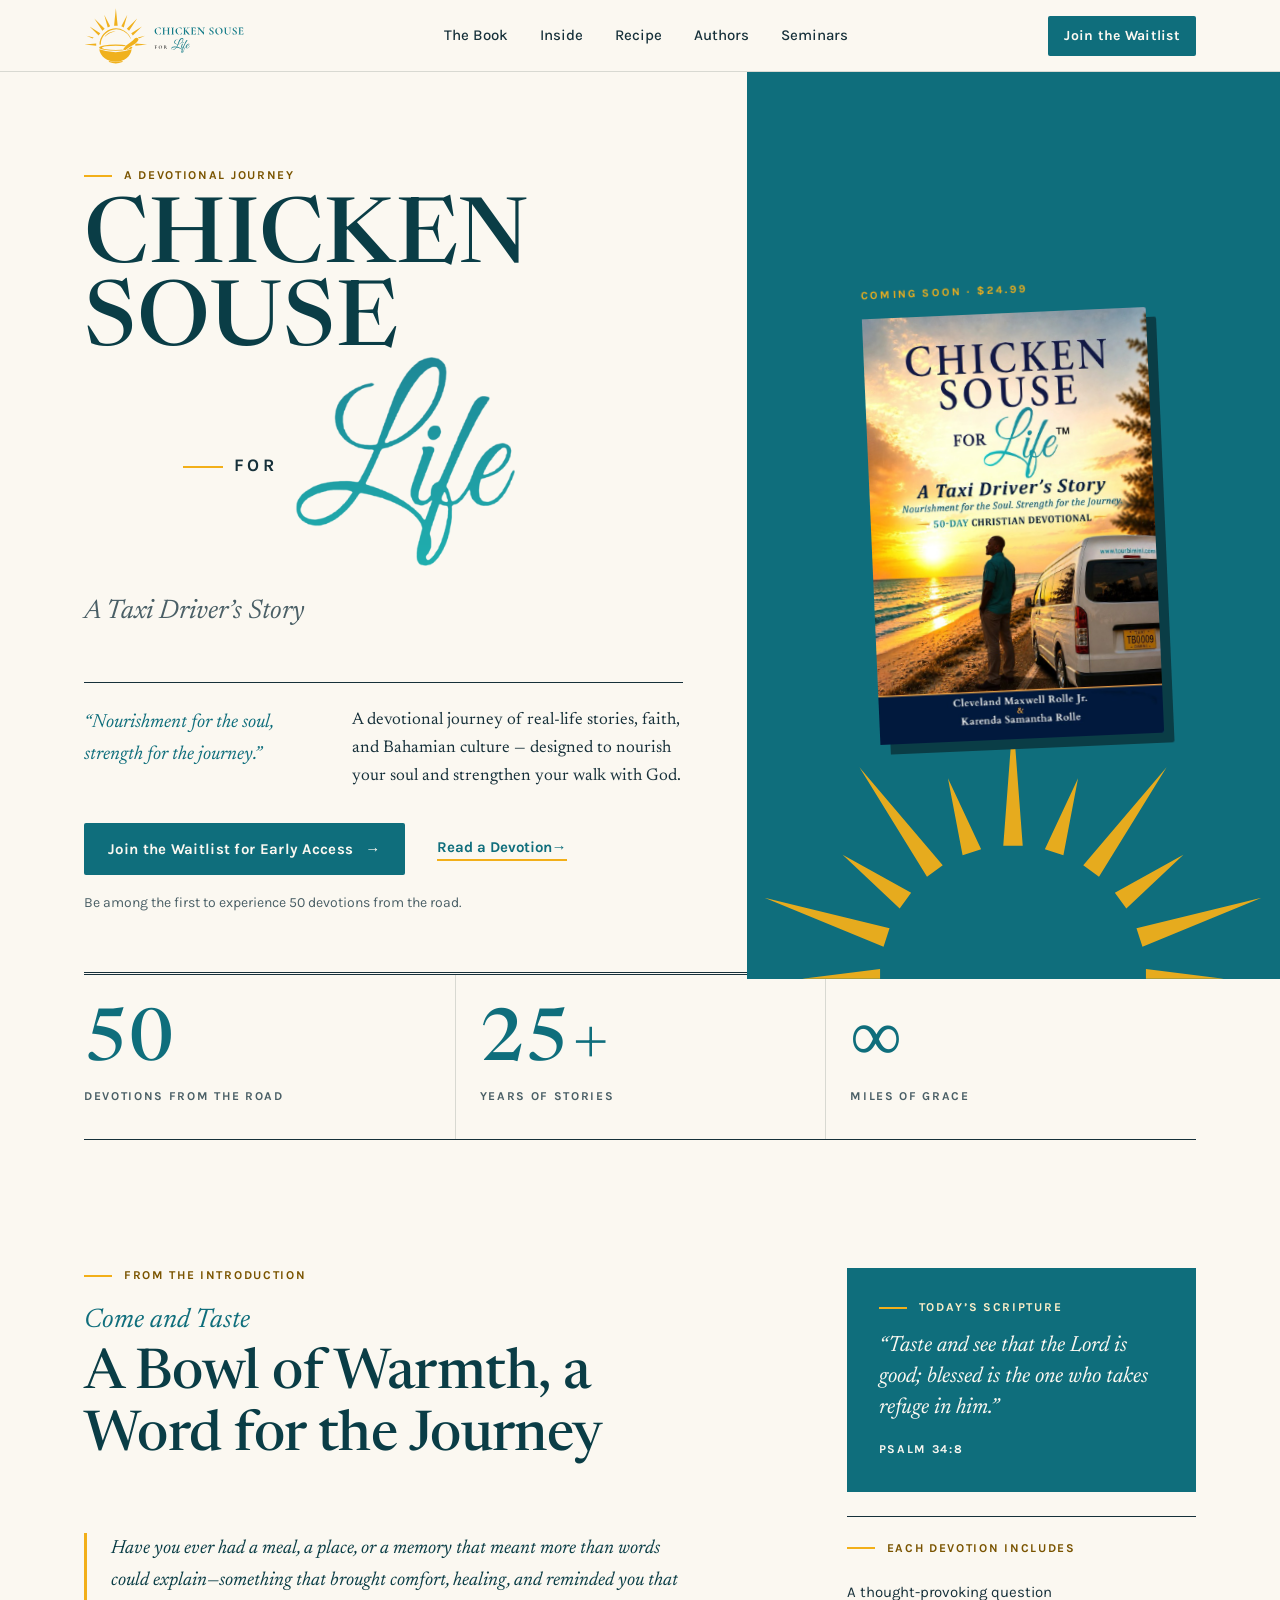
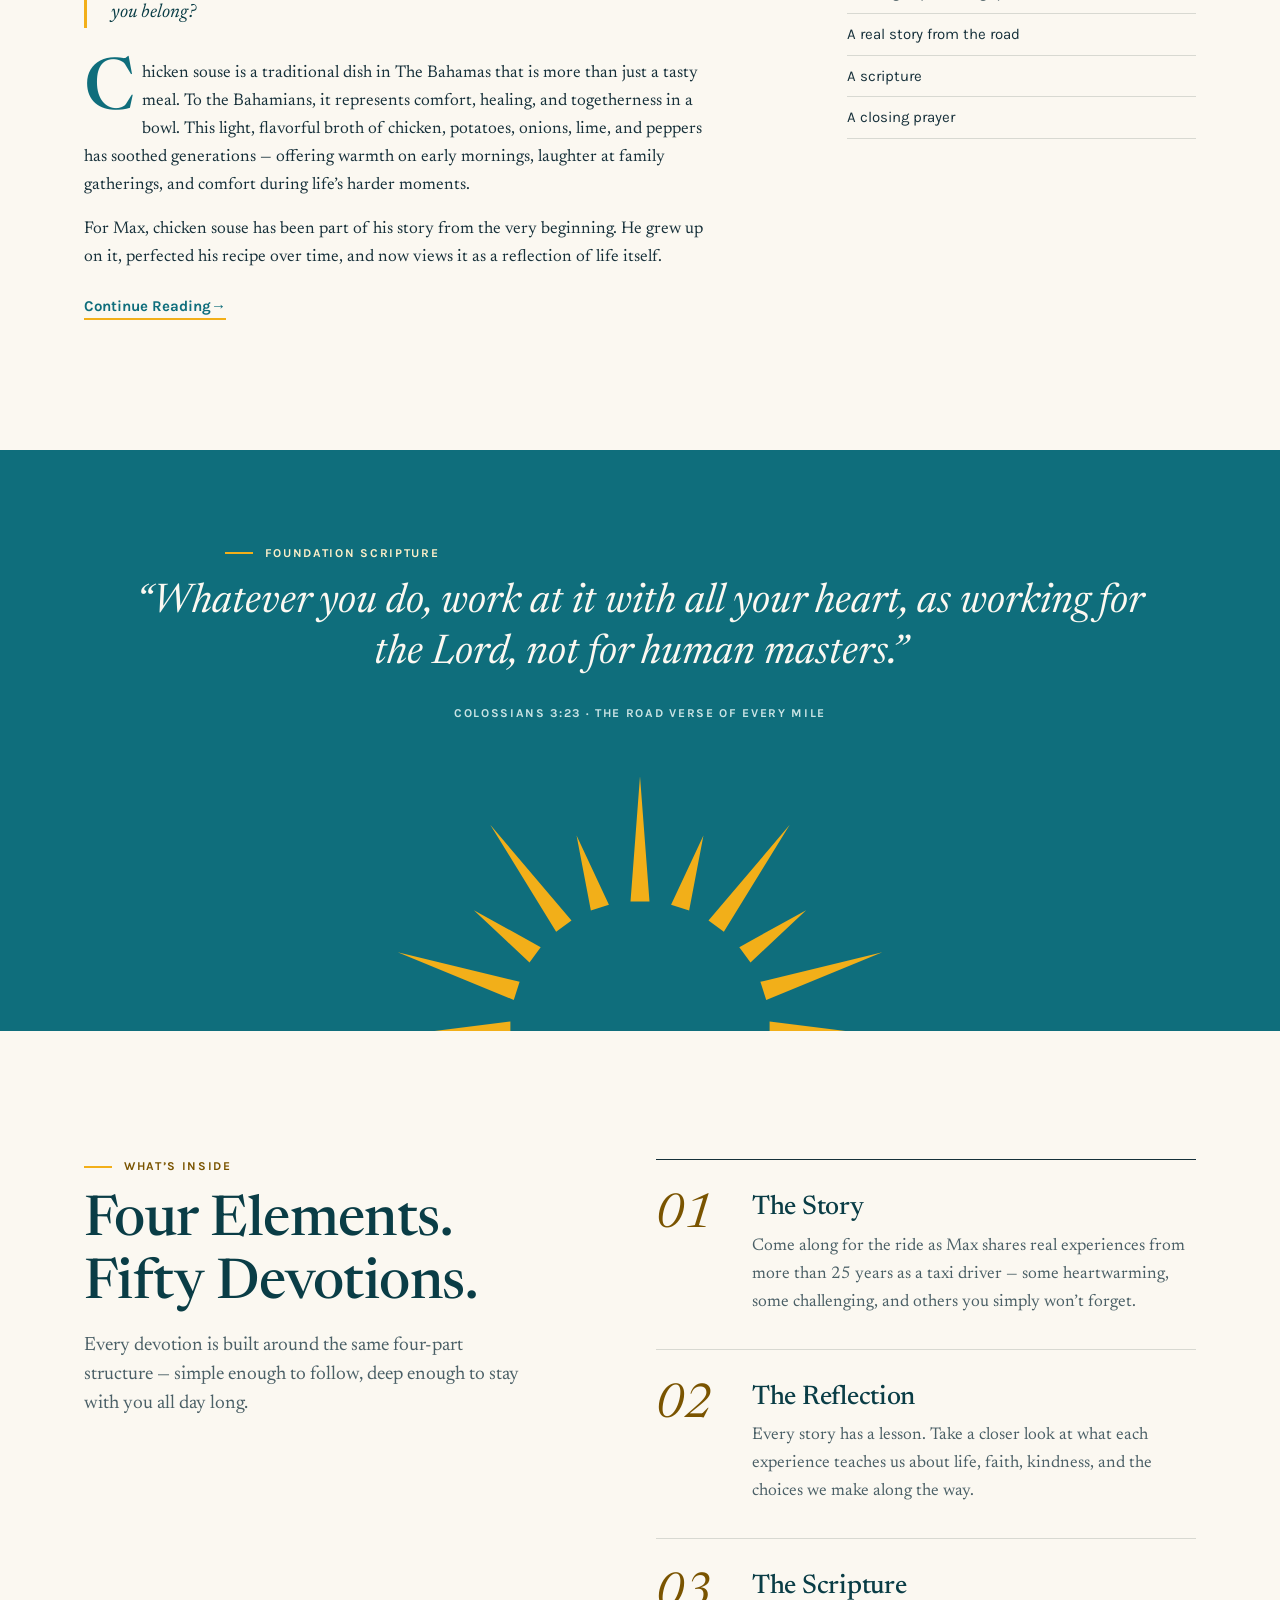
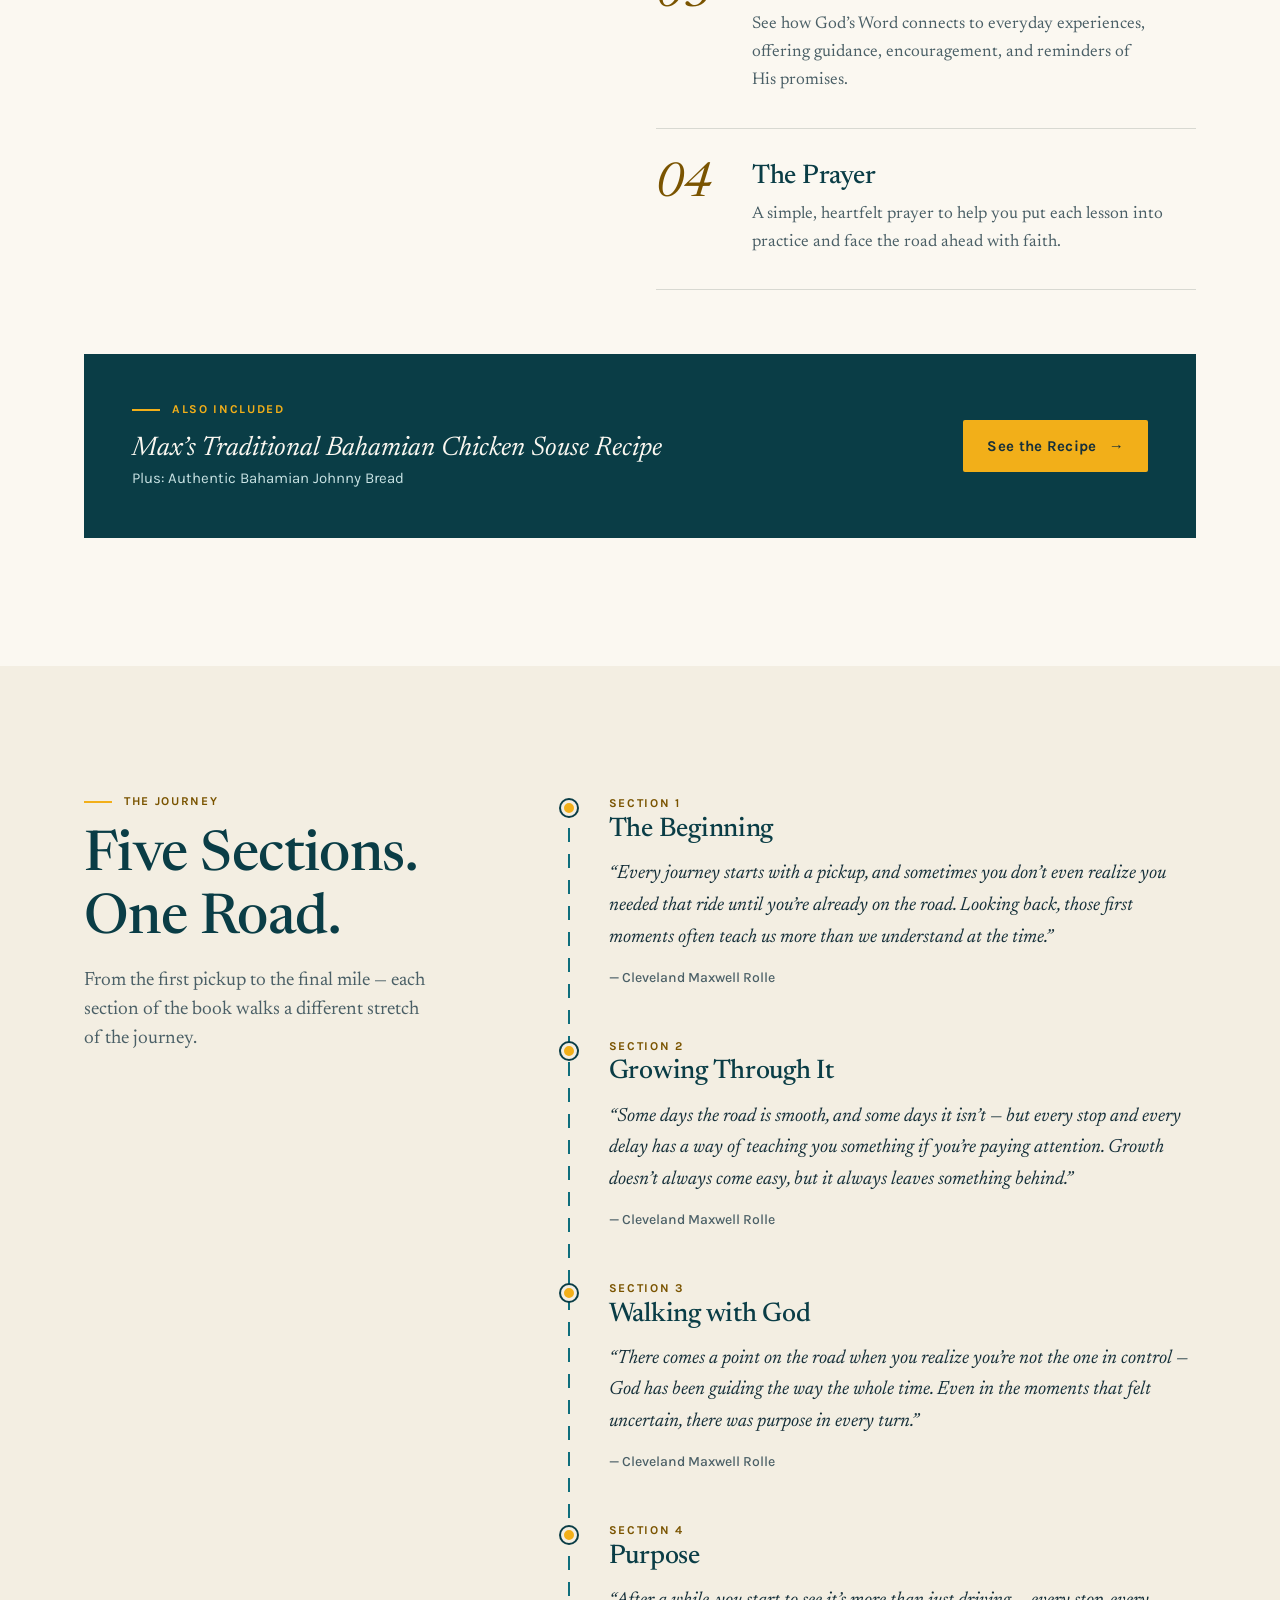
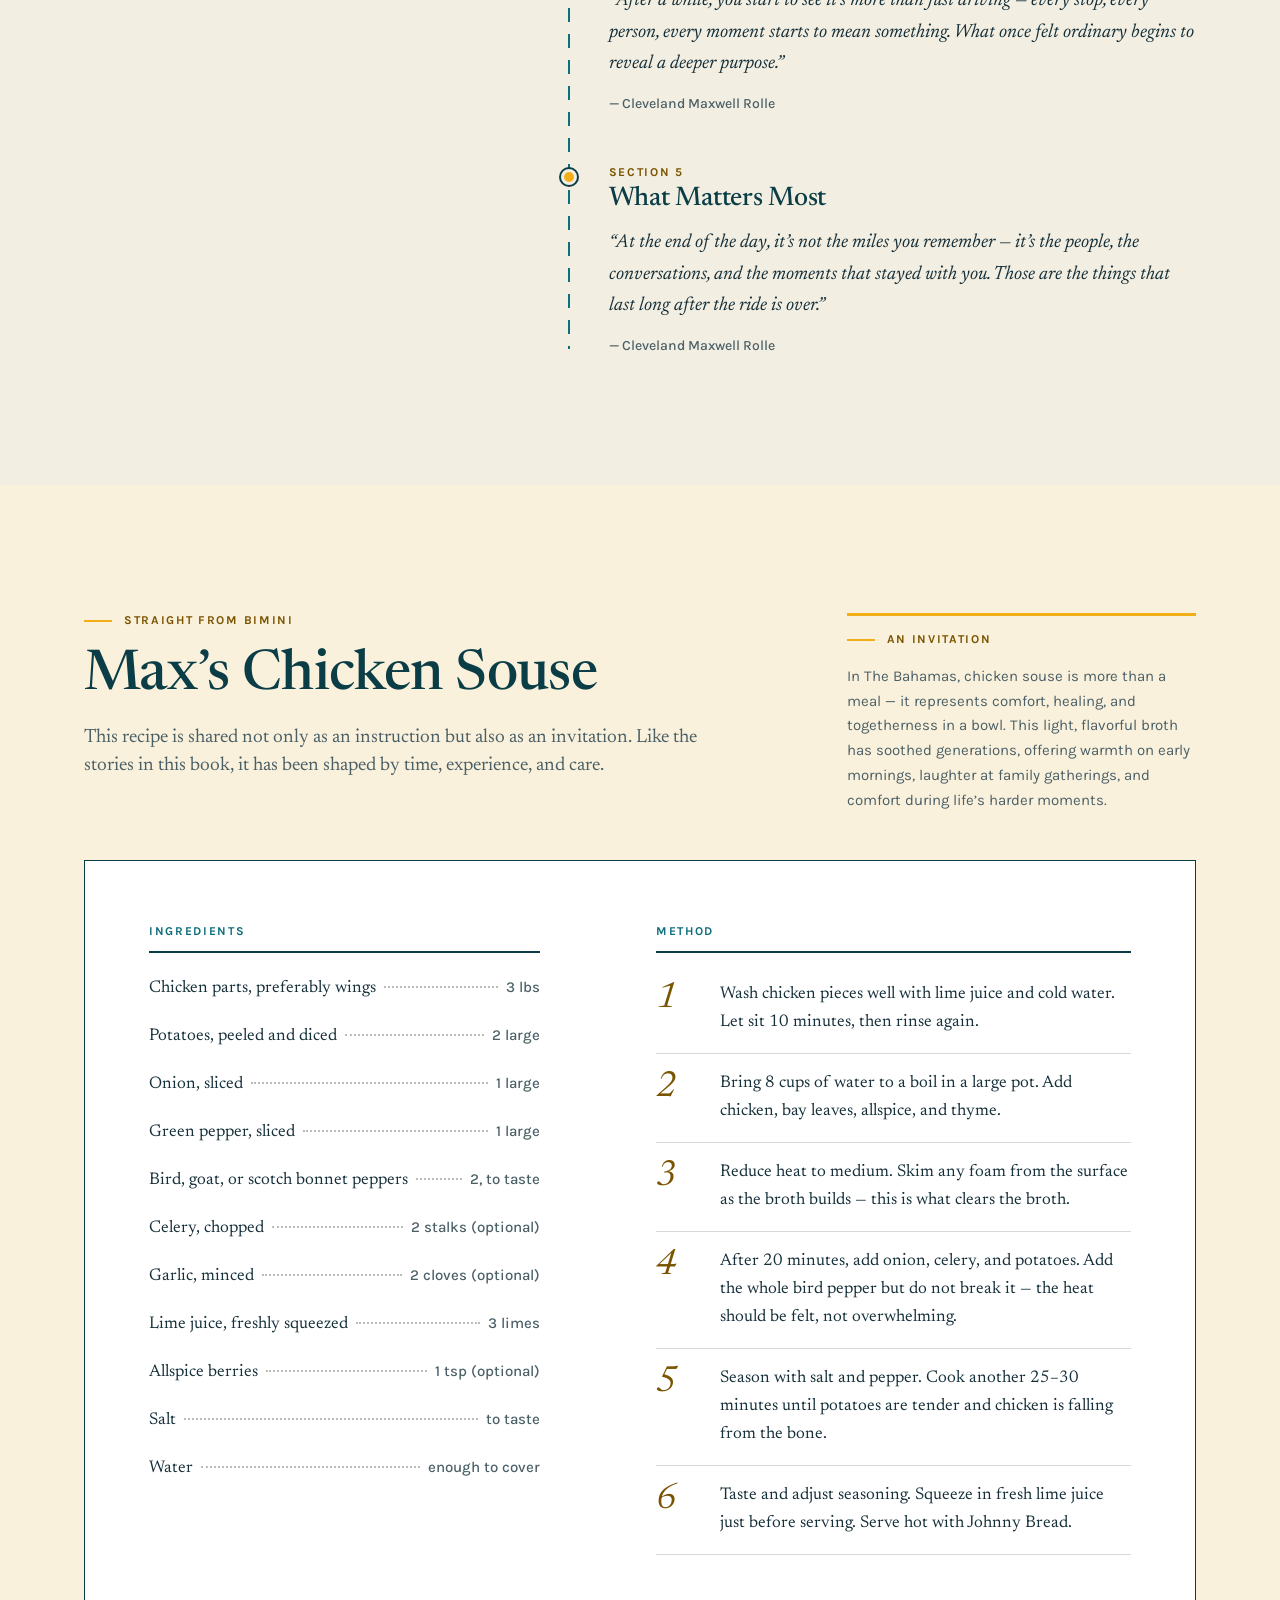
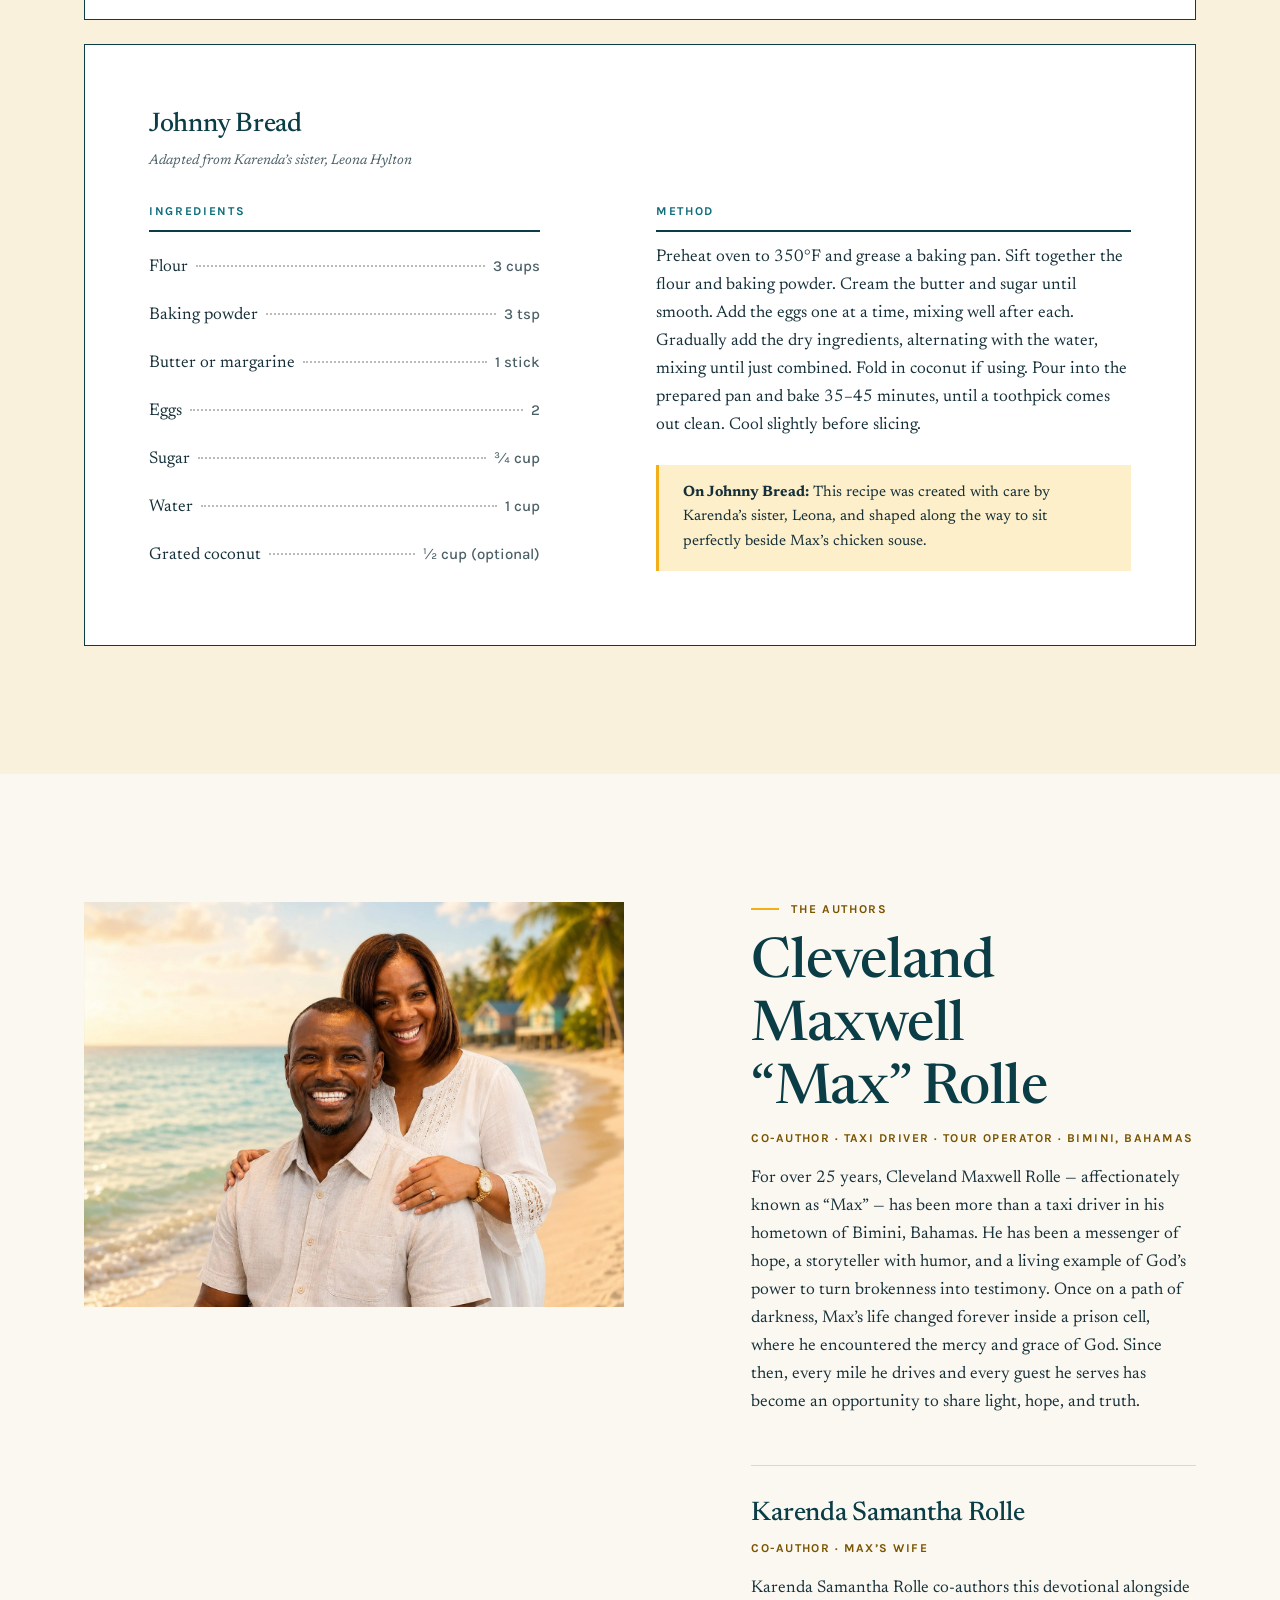
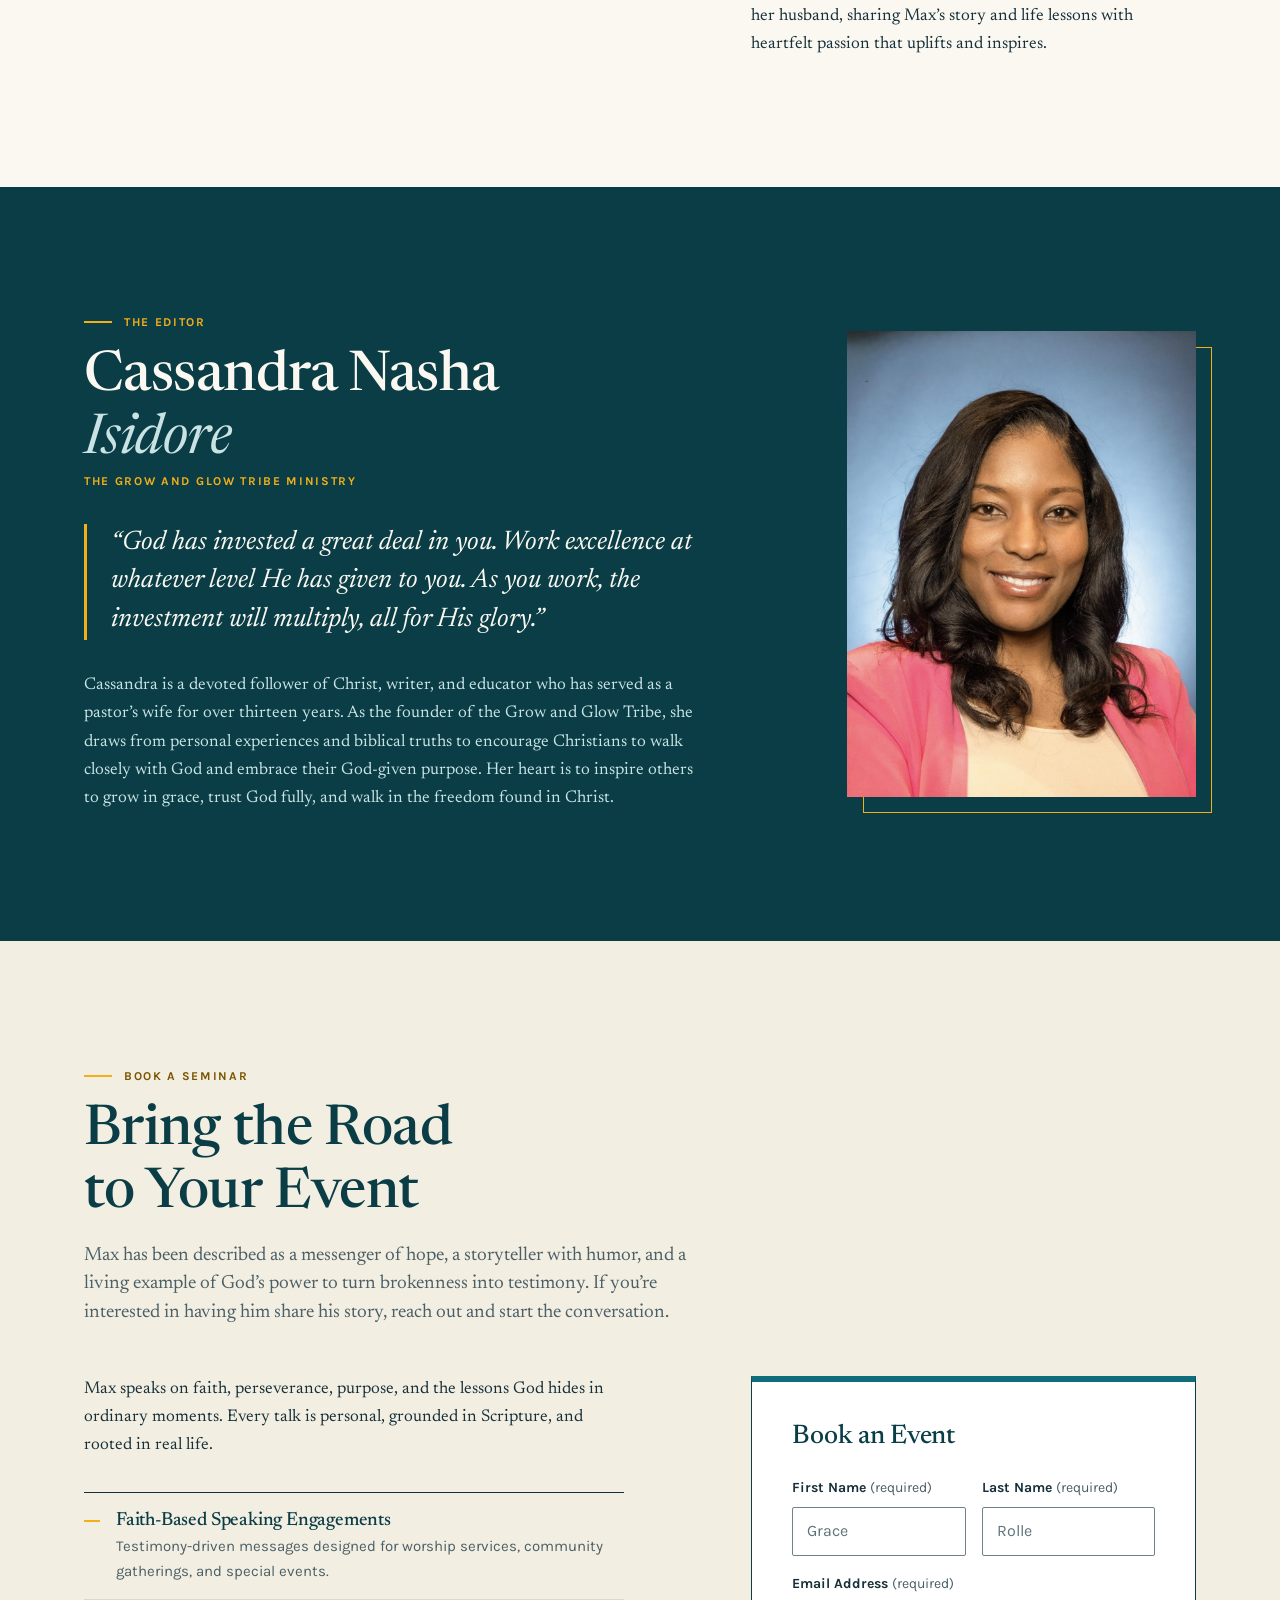
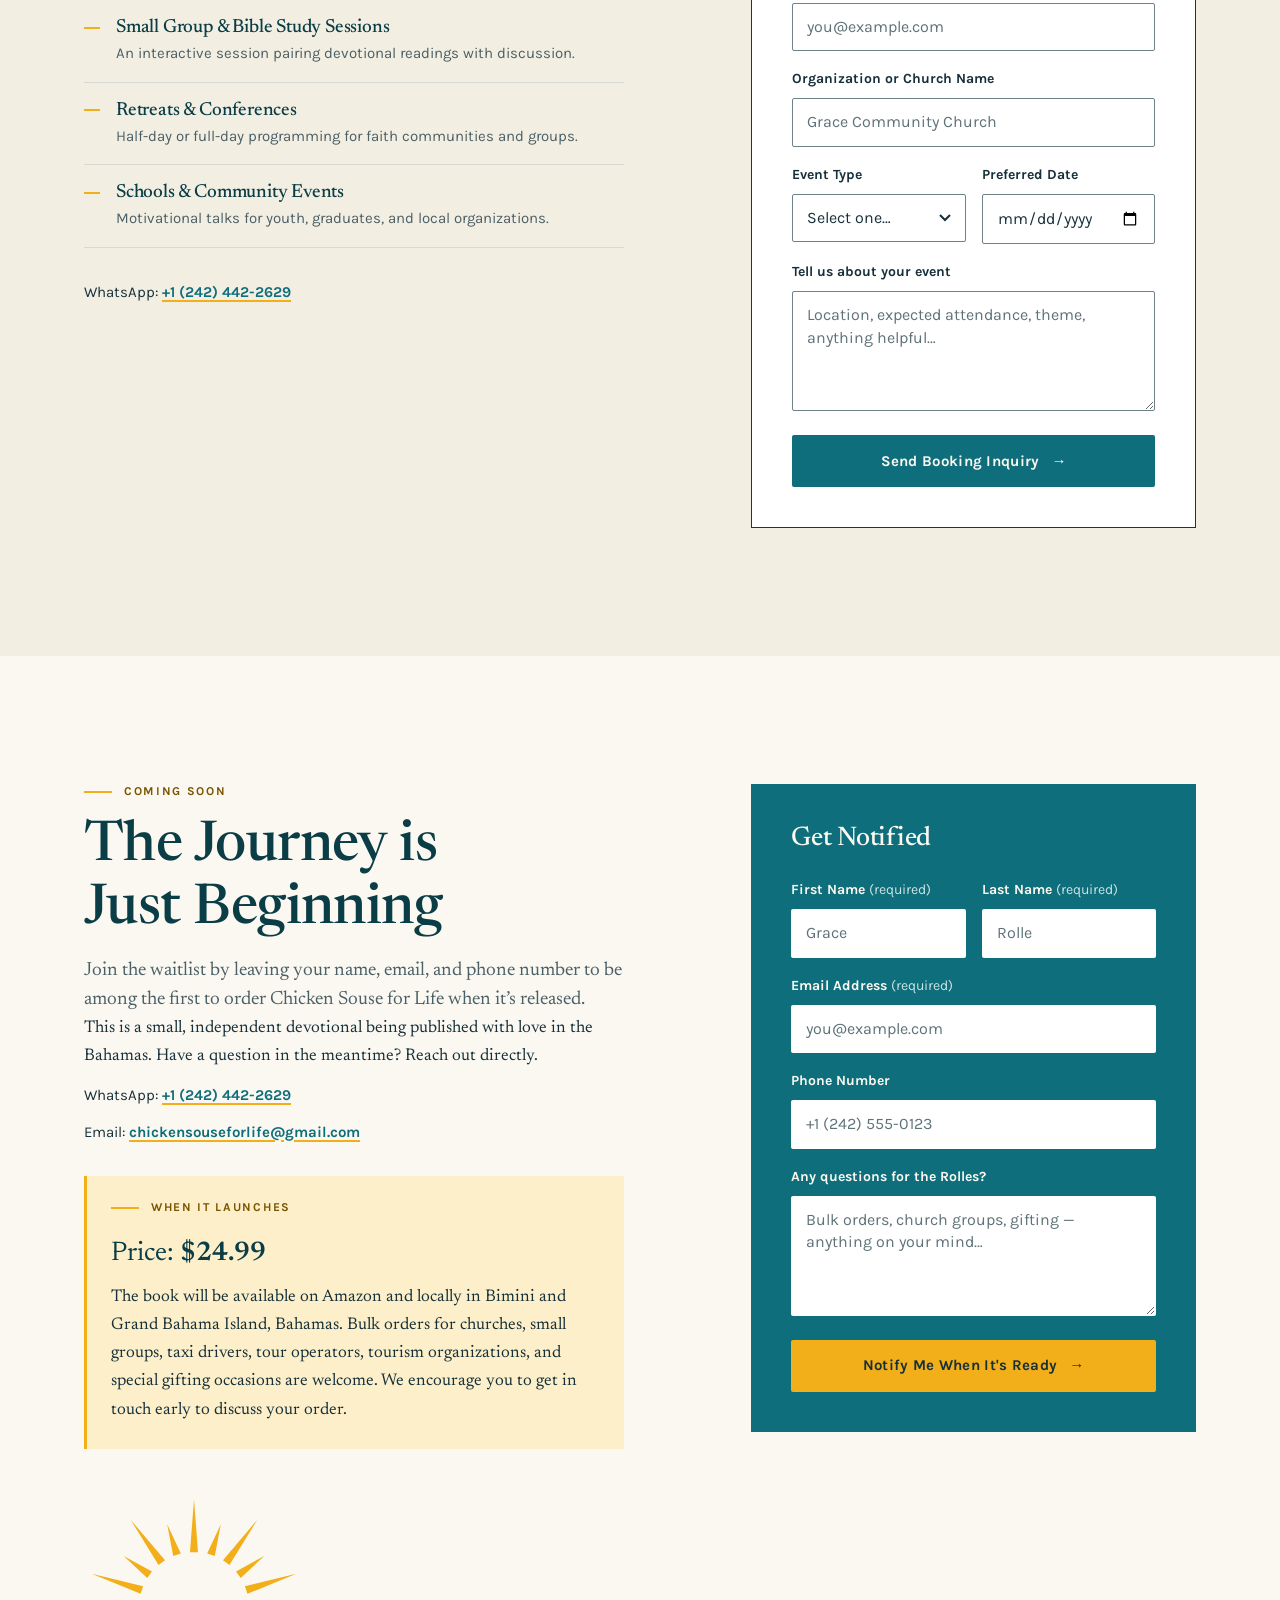
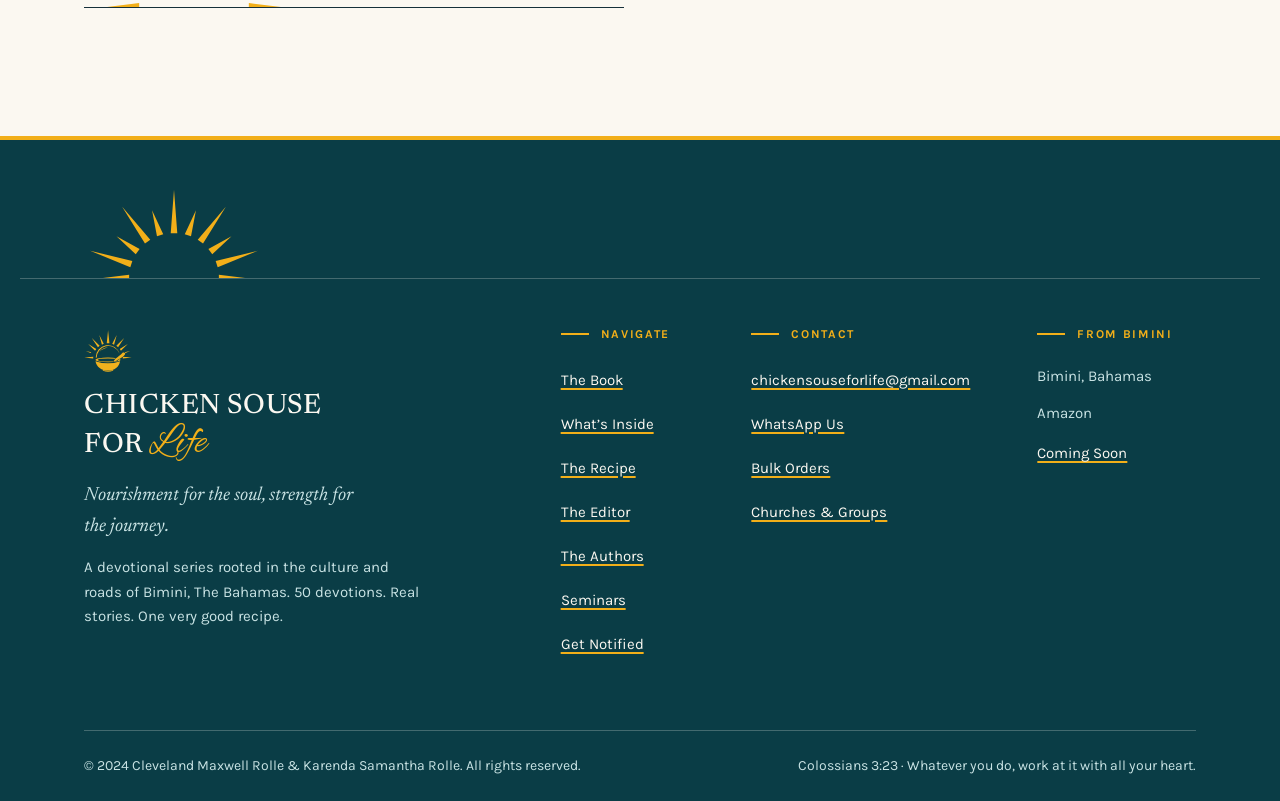
<file: index.html>
<!DOCTYPE html>
<html lang="en">

<head>
  <meta charset="UTF-8">
  <meta name="viewport" content="width=device-width, initial-scale=1.0">
  <title>Chicken Souse for Life's Journey — A Taxi Driver's Story</title>
  <meta name="description" content="A devotional journey of real-life stories, faith, and Bahamian culture — designed to nourish your soul and strengthen your walk with God.">
  <meta name="theme-color" content="#0F6E7C">
  <link rel="icon" type="image/svg+xml" href="assets/logo-mark.svg">
  <link rel="preconnect" href="https://fonts.googleapis.com">
  <link rel="preconnect" href="https://fonts.gstatic.com" crossorigin>
  <link href="https://fonts.googleapis.com/css2?family=Alex+Brush&family=Karla:ital,wght@0,400;0,500;0,700;1,400&family=Newsreader:ital,opsz,wght@0,6..72,400;0,6..72,500;0,6..72,600;1,6..72,400;1,6..72,500&display=swap" rel="stylesheet">
  <link rel="stylesheet" href="style.css">
  <link rel="stylesheet" href="sections.css">
  <script>document.documentElement.classList.add('js')</script>
  <script src="main.js" defer></script>
</head>

<body>
  <svg width="0" height="0" hidden aria-hidden="true" focusable="false">
    <symbol id="rays" viewBox="0 0 400 200">
      <path d="M100.3,192.7 L42.0,200.0 L100.3,207.3Z M107.4,162.2 L13.6,139.4 L102.9,176.1Z M123.6,135.5 L72.2,107.1 L115.0,147.3Z M147.3,115.0 L84.8,41.4 L135.5,123.6Z M176.1,102.9 L151.2,49.7 L162.2,107.4Z M207.3,100.3 L200.0,4.0 L192.7,100.3Z M237.8,107.4 L248.8,49.7 L223.9,102.9Z M264.5,123.6 L315.2,41.4 L252.7,115.0Z M285.0,147.3 L327.8,107.1 L276.4,135.5Z M297.1,176.1 L386.4,139.4 L292.6,162.2Z M299.7,207.3 L358.0,200.0 L299.7,192.7Z"/>
    </symbol>
  </svg>

  <a class="skip-link" href="#main">Skip to content</a>

  <!-- NAV -->
  <header class="site-nav" id="main-nav">
    <div class="wrap site-nav__bar">
      <a class="site-nav__logo" href="#"><img src="assets/logo-horizontal.svg" alt="Chicken Souse for Life" width="115" height="40"></a>
      <nav class="site-nav__links" aria-label="Primary">
        <a href="#devotion">The Book</a>
        <a href="#whats-inside">Inside</a>
        <a href="#recipe">Recipe</a>
        <a href="#authors">Authors</a>
        <a href="#seminars">Seminars</a>
      </nav>
      <a class="btn btn--small site-nav__cta" href="#order">Join the Waitlist</a>
      <button class="site-nav__toggle" type="button" aria-expanded="false" aria-controls="nav-panel">Menu</button>
    </div>
    <div class="nav-panel" id="nav-panel" hidden>
      <nav aria-label="Mobile">
        <a href="#devotion">The Book</a>
        <a href="#whats-inside">What’s Inside</a>
        <a href="#book-sections">The Journey</a>
        <a href="#recipe">The Recipe</a>
        <a href="#authors">The Authors</a>
        <a href="#seminars">Seminars</a>
        <a href="#order">Join the Waitlist</a>
      </nav>
      <p class="nav-panel__contact">WhatsApp <a href="https://wa.me/12424422629">+1&nbsp;(242)&nbsp;442-2629</a> · <a href="mailto:chickensouseforlife@gmail.com">chickensouseforlife@gmail.com</a></p>
    </div>
  </header>

  <!-- HERO -->
  <section class="hero">
    <div class="hero__text">
      <p class="eyebrow">A Devotional Journey</p>
      <h1 class="hero__title h-display">
        <span class="hero__title-main">Chicken Souse</span>
        <span class="hero__title-sub"><span class="hero__for">for</span> <img class="hero__life" src="assets/life-script.png" alt="Life" width="1128" height="1072" decoding="async"></span>
      </h1>
      <p class="hero__subtitle">A Taxi Driver’s Story</p>
      <div class="hero__body">
        <p class="hero__tagline">“Nourishment for the soul, strength for the journey.”</p>
        <p class="hero__desc">A devotional journey of real-life stories, faith, and Bahamian culture — designed to nourish your soul and strengthen your walk with God.</p>
      </div>
      <div class="hero__actions">
        <a class="btn" href="#order">Join the Waitlist for Early Access</a>
        <a class="link-arrow" href="#devotion">Read a Devotion</a>
      </div>
      <p class="hero__support small">Be among the first to experience 50 devotions from the road.</p>
    </div>
    <div class="hero__panel">
      <svg class="rays rays--gold hero__rays" viewBox="0 0 400 200" aria-hidden="true"><use href="#rays"/></svg>
      <figure class="book-cover">
        <p class="book-cover__label">Coming Soon · $24.99</p>
        <img class="book-cover__img" src="assets/book-cover.jpg" alt="Book cover: Chicken Souse for Life — A Taxi Driver’s Story, A Christian Devotional, by Cleveland Maxwell Rolle Jr. and Karenda Samantha Rolle" width="800" height="1200" decoding="async" fetchpriority="high">
      </figure>
    </div>
  </section>

  <main id="main">

    <!-- STATS -->
    <section class="stats" aria-label="The book in numbers">
      <div class="wrap">
        <dl class="stats__list">
          <div class="stats__item">
            <dt class="stats__num">50</dt>
            <dd class="stats__label">Devotions from the Road</dd>
          </div>
          <div class="stats__item">
            <dt class="stats__num">25+</dt>
            <dd class="stats__label">Years of Stories</dd>
          </div>
          <div class="stats__item">
            <dt class="stats__num">∞</dt>
            <dd class="stats__label">Miles of Grace</dd>
          </div>
        </dl>
      </div>
    </section>

    <!-- DEVOTION SAMPLE -->
    <section id="devotion" class="devotion section">
      <div class="wrap grid12">
        <header class="devotion__head reveal">
          <p class="eyebrow">From the Introduction</p>
          <p class="devotion__kicker">Come and Taste</p>
          <h2 class="h2">A Bowl of Warmth, a Word for the Journey</h2>
        </header>
        <div class="devotion__main">
          <p class="devotion__question">Have you ever had a meal, a place, or a memory that meant more than words could explain—something that brought comfort, healing, and reminded you that you belong?</p>
          <div class="devotion__story">
            <p>Chicken souse is a traditional dish in The Bahamas that is more than just a tasty meal. To the Bahamians, it represents comfort, healing, and togetherness in a bowl. This light, flavorful broth of chicken, potatoes, onions, lime, and peppers has soothed generations — offering warmth on early mornings, laughter at family gatherings, and comfort during life’s harder moments.</p>
            <p>For Max, chicken souse has been part of his story from the very beginning. He grew up on it, perfected his recipe over time, and now views it as a reflection of life itself.</p>
          </div>
          <button class="link-arrow devotion__toggle" type="button" aria-expanded="false" aria-controls="devotion-expanded">Continue Reading</button>
          <div id="devotion-expanded" hidden>
            <div class="devotion__story">
              <p>Within these pages, you will find devotionals born out of real experiences. They speak to moments of waiting, trusting, forgiving, and seeing God’s hand in unexpected places. Whether you savor one reflection at a time, linger in prayer, or return to the stories that speak to your heart, may each page nourish you with fresh hope and gratitude.</p>
              <p>Life, much like chicken souse, is best when shared. It is a blend of joy and struggle, lessons and laughter, all simmered together under God’s watchful care.</p>
            </div>
            <div class="devotion__prayer">
              <p class="eyebrow">Closing Prayer</p>
              <p>Lord, let these pages serve as a bowl of warmth and faith. Remind us that no matter where this journey takes us, You are always present — seasoning every moment with grace, humor, and hope. So we come and taste. One story. One prayer. One lesson at a time. Amen.</p>
            </div>
          </div>
        </div>
        <aside class="devotion__aside">
          <figure class="devotion__scripture reveal">
            <p class="eyebrow">Today’s Scripture</p>
            <blockquote>“Taste and see that the Lord is good; blessed is the one who takes refuge in him.”</blockquote>
            <figcaption>Psalm 34:8</figcaption>
          </figure>
          <div class="devotion__includes">
            <p class="eyebrow">Each Devotion Includes</p>
            <ul>
              <li>A thought-provoking question</li>
              <li>A real story from the road</li>
              <li>A scripture</li>
              <li>A closing prayer</li>
            </ul>
          </div>
        </aside>
      </div>
    </section>

    <!-- FOUNDATION SCRIPTURE -->
    <section class="verse bg-teal-700 on-dark" aria-label="Foundation scripture">
      <div class="wrap">
        <figure class="verse__fig">
          <p class="eyebrow">Foundation Scripture</p>
          <blockquote class="verse__text">“Whatever you do, work at it with all your heart, as working for the Lord, not for human masters.”</blockquote>
          <figcaption class="verse__ref">Colossians 3:23 · The Road Verse of Every Mile</figcaption>
        </figure>
      </div>
      <svg class="rays rays--gold verse__rays" viewBox="0 0 400 200" aria-hidden="true"><use href="#rays"/></svg>
    </section>

    <!-- WHAT'S INSIDE -->
    <section id="whats-inside" class="inside section">
      <div class="wrap grid12">
        <header class="inside__head reveal">
          <p class="eyebrow">What’s Inside</p>
          <h2 class="h2">Four Elements.<br>Fifty Devotions.</h2>
          <p class="lead">Every devotion is built around the same four-part structure — simple enough to follow, deep enough to stay with you all day long.</p>
        </header>
        <ol class="inside__list">
          <li class="inside__item">
            <span class="inside__num">01</span>
            <div>
              <h3 class="h3">The Story</h3>
              <p>Come along for the ride as Max shares real experiences from more than 25 years as a taxi driver — some heartwarming, some challenging, and others you simply won’t forget.</p>
            </div>
          </li>
          <li class="inside__item">
            <span class="inside__num">02</span>
            <div>
              <h3 class="h3">The Reflection</h3>
              <p>Every story has a lesson. Take a closer look at what each experience teaches us about life, faith, kindness, and the choices we make along the way.</p>
            </div>
          </li>
          <li class="inside__item">
            <span class="inside__num">03</span>
            <div>
              <h3 class="h3">The Scripture</h3>
              <p>See how God’s Word connects to everyday experiences, offering guidance, encouragement, and reminders of His promises.</p>
            </div>
          </li>
          <li class="inside__item">
            <span class="inside__num">04</span>
            <div>
              <h3 class="h3">The Prayer</h3>
              <p>A simple, heartfelt prayer to help you put each lesson into practice and face the road ahead with faith.</p>
            </div>
          </li>
        </ol>
      </div>
      <div class="wrap">
        <aside class="inside__also on-dark">
          <div>
            <p class="eyebrow">Also Included</p>
            <p class="inside__also-title">Max’s Traditional Bahamian Chicken Souse Recipe</p>
            <p class="inside__also-sub">Plus: Authentic Bahamian Johnny Bread</p>
          </div>
          <a class="btn btn--gold" href="#recipe">See the Recipe</a>
        </aside>
      </div>
    </section>

    <!-- THE JOURNEY -->
    <section id="book-sections" class="journey section bg-sand">
      <div class="wrap grid12">
        <header class="journey__head reveal">
          <p class="eyebrow">The Journey</p>
          <h2 class="h2">Five Sections.<br>One Road.</h2>
          <p class="lead">From the first pickup to the final mile — each section of the book walks a different stretch of the journey.</p>
        </header>
        <ol class="journey__list">
          <li class="journey__stop">
            <p class="journey__no">Section 1</p>
            <h3 class="h3">The Beginning</h3>
            <blockquote class="journey__quote">
              <p>“Every journey starts with a pickup, and sometimes you don’t even realize you needed that ride until you’re already on the road. Looking back, those first moments often teach us more than we understand at the time.”</p>
              <cite>— Cleveland Maxwell Rolle</cite>
            </blockquote>
          </li>
          <li class="journey__stop">
            <p class="journey__no">Section 2</p>
            <h3 class="h3">Growing Through It</h3>
            <blockquote class="journey__quote">
              <p>“Some days the road is smooth, and some days it isn’t — but every stop and every delay has a way of teaching you something if you’re paying attention. Growth doesn’t always come easy, but it always leaves something behind.”</p>
              <cite>— Cleveland Maxwell Rolle</cite>
            </blockquote>
          </li>
          <li class="journey__stop">
            <p class="journey__no">Section 3</p>
            <h3 class="h3">Walking with God</h3>
            <blockquote class="journey__quote">
              <p>“There comes a point on the road when you realize you’re not the one in control — God has been guiding the way the whole time. Even in the moments that felt uncertain, there was purpose in every turn.”</p>
              <cite>— Cleveland Maxwell Rolle</cite>
            </blockquote>
          </li>
          <li class="journey__stop">
            <p class="journey__no">Section 4</p>
            <h3 class="h3">Purpose</h3>
            <blockquote class="journey__quote">
              <p>“After a while, you start to see it’s more than just driving — every stop, every person, every moment starts to mean something. What once felt ordinary begins to reveal a deeper purpose.”</p>
              <cite>— Cleveland Maxwell Rolle</cite>
            </blockquote>
          </li>
          <li class="journey__stop">
            <p class="journey__no">Section 5</p>
            <h3 class="h3">What Matters Most</h3>
            <blockquote class="journey__quote">
              <p>“At the end of the day, it’s not the miles you remember — it’s the people, the conversations, and the moments that stayed with you. Those are the things that last long after the ride is over.”</p>
              <cite>— Cleveland Maxwell Rolle</cite>
            </blockquote>
          </li>
        </ol>
      </div>
    </section>

    <!-- RECIPE -->
    <section id="recipe" class="recipe section bg-gold-50">
      <div class="wrap">
        <header class="recipe__head grid12">
          <div class="reveal">
            <p class="eyebrow">Straight from Bimini</p>
            <h2 class="h2">Max’s Chicken Souse</h2>
            <p class="lead">This recipe is shared not only as an instruction but also as an invitation. Like the stories in this book, it has been shaped by time, experience, and care.</p>
          </div>
          <aside class="recipe__invite">
            <p class="eyebrow">An Invitation</p>
            <p>In The Bahamas, chicken souse is more than a meal — it represents comfort, healing, and togetherness in a bowl. This light, flavorful broth has soothed generations, offering warmth on early mornings, laughter at family gatherings, and comfort during life’s harder moments.</p>
          </aside>
        </header>

        <article class="recipe__page">
          <div class="recipe__cols grid12">
            <section class="recipe__ingredients">
              <h3 class="recipe__label">Ingredients</h3>
              <ul class="ingredients">
                <li><span class="ingredients__name">Chicken parts, preferably wings</span><span class="ingredients__dots" aria-hidden="true"></span><span class="ingredients__amt">3 lbs</span></li>
                <li><span class="ingredients__name">Potatoes, peeled and diced</span><span class="ingredients__dots" aria-hidden="true"></span><span class="ingredients__amt">2 large</span></li>
                <li><span class="ingredients__name">Onion, sliced</span><span class="ingredients__dots" aria-hidden="true"></span><span class="ingredients__amt">1 large</span></li>
                <li><span class="ingredients__name">Green pepper, sliced</span><span class="ingredients__dots" aria-hidden="true"></span><span class="ingredients__amt">1 large</span></li>
                <li><span class="ingredients__name">Bird, goat, or scotch bonnet peppers</span><span class="ingredients__dots" aria-hidden="true"></span><span class="ingredients__amt">2, to taste</span></li>
                <li><span class="ingredients__name">Celery, chopped</span><span class="ingredients__dots" aria-hidden="true"></span><span class="ingredients__amt">2 stalks (optional)</span></li>
                <li><span class="ingredients__name">Garlic, minced</span><span class="ingredients__dots" aria-hidden="true"></span><span class="ingredients__amt">2 cloves (optional)</span></li>
                <li><span class="ingredients__name">Lime juice, freshly squeezed</span><span class="ingredients__dots" aria-hidden="true"></span><span class="ingredients__amt">3 limes</span></li>
                <li><span class="ingredients__name">Allspice berries</span><span class="ingredients__dots" aria-hidden="true"></span><span class="ingredients__amt">1 tsp (optional)</span></li>
                <li><span class="ingredients__name">Salt</span><span class="ingredients__dots" aria-hidden="true"></span><span class="ingredients__amt">to taste</span></li>
                <li><span class="ingredients__name">Water</span><span class="ingredients__dots" aria-hidden="true"></span><span class="ingredients__amt">enough to cover</span></li>
              </ul>
            </section>
            <section class="recipe__method">
              <h3 class="recipe__label">Method</h3>
              <ol class="steps">
                <li>Wash chicken pieces well with lime juice and cold water. Let sit 10 minutes, then rinse again.</li>
                <li>Bring 8 cups of water to a boil in a large pot. Add chicken, bay leaves, allspice, and thyme.</li>
                <li>Reduce heat to medium. Skim any foam from the surface as the broth builds — this is what clears the broth.</li>
                <li>After 20 minutes, add onion, celery, and potatoes. Add the whole bird pepper but do not break it — the heat should be felt, not overwhelming.</li>
                <li>Season with salt and pepper. Cook another 25–30 minutes until potatoes are tender and chicken is falling from the bone.</li>
                <li>Taste and adjust seasoning. Squeeze in fresh lime juice just before serving. Serve hot with Johnny Bread.</li>
              </ol>
            </section>
          </div>
        </article>

        <article class="recipe__page recipe__page--bread">
          <header>
            <h3 class="h3">Johnny Bread</h3>
            <p class="recipe__credit">Adapted from Karenda’s sister, Leona Hylton</p>
          </header>
          <div class="recipe__cols grid12">
            <section>
              <h4 class="recipe__label">Ingredients</h4>
              <ul class="ingredients">
                <li><span class="ingredients__name">Flour</span><span class="ingredients__dots" aria-hidden="true"></span><span class="ingredients__amt">3 cups</span></li>
                <li><span class="ingredients__name">Baking powder</span><span class="ingredients__dots" aria-hidden="true"></span><span class="ingredients__amt">3 tsp</span></li>
                <li><span class="ingredients__name">Butter or margarine</span><span class="ingredients__dots" aria-hidden="true"></span><span class="ingredients__amt">1 stick</span></li>
                <li><span class="ingredients__name">Eggs</span><span class="ingredients__dots" aria-hidden="true"></span><span class="ingredients__amt">2</span></li>
                <li><span class="ingredients__name">Sugar</span><span class="ingredients__dots" aria-hidden="true"></span><span class="ingredients__amt">¾ cup</span></li>
                <li><span class="ingredients__name">Water</span><span class="ingredients__dots" aria-hidden="true"></span><span class="ingredients__amt">1 cup</span></li>
                <li><span class="ingredients__name">Grated coconut</span><span class="ingredients__dots" aria-hidden="true"></span><span class="ingredients__amt">½ cup (optional)</span></li>
              </ul>
            </section>
            <section>
              <h4 class="recipe__label">Method</h4>
              <p>Preheat oven to 350°F and grease a baking pan. Sift together the flour and baking powder. Cream the butter and sugar until smooth. Add the eggs one at a time, mixing well after each. Gradually add the dry ingredients, alternating with the water, mixing until just combined. Fold in coconut if using. Pour into the prepared pan and bake 35–45 minutes, until a toothpick comes out clean. Cool slightly before slicing.</p>
              <p class="recipe__note"><strong>On Johnny Bread:</strong> This recipe was created with care by Karenda’s sister, Leona, and shaped along the way to sit perfectly beside Max’s chicken souse.</p>
            </section>
          </div>
        </article>
      </div>
    </section>

    <!-- AUTHORS -->
    <section id="authors" class="authors section">
      <div class="wrap grid12">
        <div class="authors__photos reveal">
          <img class="authors__photo-main" src="assets/authors-beach.jpg" alt="Cleveland Maxwell &quot;Max&quot; Rolle and Karenda Samantha Rolle on the beach in Bimini" width="1448" height="1086" decoding="async" loading="lazy">
        </div>
        <div class="authors__text">
          <p class="eyebrow">The Authors</p>
          <article class="authors__bio">
            <h3 class="h2">Cleveland Maxwell “Max” Rolle</h3>
            <p class="authors__role">Co-Author · Taxi Driver · Tour Operator · Bimini, Bahamas</p>
            <p>For over 25 years, Cleveland Maxwell Rolle — affectionately known as “Max” — has been more than a taxi driver in his hometown of Bimini, Bahamas. He has been a messenger of hope, a storyteller with humor, and a living example of God’s power to turn brokenness into testimony. Once on a path of darkness, Max’s life changed forever inside a prison cell, where he encountered the mercy and grace of God. Since then, every mile he drives and every guest he serves has become an opportunity to share light, hope, and truth.</p>
          </article>
          <article class="authors__bio">
            <h3 class="h3">Karenda Samantha Rolle</h3>
            <p class="authors__role">Co-Author · Max’s Wife</p>
            <p>Karenda Samantha Rolle co-authors this devotional alongside her husband, sharing Max’s story and life lessons with heartfelt passion that uplifts and inspires.</p>
          </article>
        </div>
      </div>
    </section>

    <!-- EDITOR -->
    <section id="editor" class="editor section bg-teal-900 on-dark">
      <div class="wrap grid12">
        <div class="editor__text reveal">
          <p class="eyebrow">The Editor</p>
          <h2 class="h2">Cassandra Nasha<br><em>Isidore</em></h2>
          <p class="editor__org">The Grow and Glow Tribe Ministry</p>
          <blockquote class="editor__quote">“God has invested a great deal in you. Work excellence at whatever level He has given to you. As you work, the investment will multiply, all for His glory.”</blockquote>
          <p class="editor__bio">Cassandra is a devoted follower of Christ, writer, and educator who has served as a pastor’s wife for over thirteen years. As the founder of the Grow and Glow Tribe, she draws from personal experiences and biblical truths to encourage Christians to walk closely with God and embrace their God-given purpose. Her heart is to inspire others to grow in grace, trust God fully, and walk in the freedom found in Christ.</p>
        </div>
        <figure class="editor__photo reveal">
          <img src="assets/editor-photo-2.jpeg" alt="Cassandra Nasha Isidore" width="1090" height="1600" decoding="async" loading="lazy">
        </figure>
      </div>
    </section>

    <!-- SEMINARS -->
    <section id="seminars" class="seminars section bg-sand">
      <div class="wrap">
        <header class="seminars__head grid12">
          <div class="reveal">
            <p class="eyebrow">Book a Seminar</p>
            <h2 class="h2">Bring the Road to Your Event</h2>
            <p class="lead">Max has been described as a messenger of hope, a storyteller with humor, and a living example of God’s power to turn brokenness into testimony. If you’re interested in having him share his story, reach out and start the conversation.</p>
          </div>
        </header>
        <div class="grid12 seminars__body">
          <div class="seminars__info">
            <p>Max speaks on faith, perseverance, purpose, and the lessons God hides in ordinary moments. Every talk is personal, grounded in Scripture, and rooted in real life.</p>
            <ul class="seminars__types">
              <li>
                <h3 class="seminars__type-name">Faith-Based Speaking Engagements</h3>
                <p>Testimony-driven messages designed for worship services, community gatherings, and special events.</p>
              </li>
              <li>
                <h3 class="seminars__type-name">Small Group &amp; Bible Study Sessions</h3>
                <p>An interactive session pairing devotional readings with discussion.</p>
              </li>
              <li>
                <h3 class="seminars__type-name">Retreats &amp; Conferences</h3>
                <p>Half-day or full-day programming for faith communities and groups.</p>
              </li>
              <li>
                <h3 class="seminars__type-name">Schools &amp; Community Events</h3>
                <p>Motivational talks for youth, graduates, and local organizations.</p>
              </li>
            </ul>
            <p class="contact-line">WhatsApp: <a href="https://wa.me/12424422629">+1&nbsp;(242)&nbsp;442-2629</a></p>
          </div>
          <div class="seminars__form reveal">
            <div class="form" id="seminar-form-container">
              <h3 class="form__title">Book an Event</h3>
              <form id="seminar-form">
                <input type="hidden" name="access_key" value="4284c468-b80b-4e0f-a91f-6b172751c1d0">
                <input type="hidden" name="subject" value="Seminar Booking Inquiry — Chicken Souse for Life">
                <div class="field-row">
                  <div class="field">
                    <label class="field__label" for="s-fname">First Name <span class="field__req">(required)</span></label>
                    <input class="field__input" type="text" id="s-fname" name="first_name" placeholder="Grace" required>
                  </div>
                  <div class="field">
                    <label class="field__label" for="s-lname">Last Name <span class="field__req">(required)</span></label>
                    <input class="field__input" type="text" id="s-lname" name="last_name" placeholder="Rolle" required>
                  </div>
                </div>
                <div class="field">
                  <label class="field__label" for="s-email">Email Address <span class="field__req">(required)</span></label>
                  <input class="field__input" type="email" id="s-email" name="email" placeholder="you@example.com" required>
                </div>
                <div class="field">
                  <label class="field__label" for="s-org">Organization or Church Name</label>
                  <input class="field__input" type="text" id="s-org" name="organization" placeholder="Grace Community Church">
                </div>
                <div class="field-row">
                  <div class="field">
                    <label class="field__label" for="s-type">Event Type</label>
                    <select class="field__input" id="s-type" name="event_type">
                      <option value="">Select one…</option>
                      <option>Faith-Based Speaking Engagement</option>
                      <option>Small Group / Bible Study</option>
                      <option>Retreat / Conference</option>
                      <option>School / Community Event</option>
                      <option>Other</option>
                    </select>
                  </div>
                  <div class="field">
                    <label class="field__label" for="s-date">Preferred Date</label>
                    <input class="field__input" type="date" id="s-date" name="preferred_date">
                  </div>
                </div>
                <div class="field">
                  <label class="field__label" for="s-message">Tell us about your event</label>
                  <textarea class="field__input" id="s-message" name="message" placeholder="Location, expected attendance, theme, anything helpful…"></textarea>
                </div>
                <button type="submit" class="btn" data-label="Send Booking Inquiry">Send Booking Inquiry</button>
                <p class="form-error" role="alert"></p>
              </form>
              <div class="form-success" id="seminar-success" tabindex="-1">
                <svg class="rays rays--gold" viewBox="0 0 400 200" aria-hidden="true"><use href="#rays"/></svg>
                <p>Inquiry received — thank you.</p>
                <p>Max or Karenda will be in touch with you shortly to discuss the details.</p>
              </div>
            </div>
          </div>
        </div>
      </div>
    </section>

    <!-- WAITLIST -->
    <section id="order" class="order section">
      <div class="wrap grid12">
        <div class="order__info">
          <div class="reveal">
            <p class="eyebrow">Coming Soon</p>
            <h2 class="h2">The Journey is Just Beginning</h2>
            <p class="lead">Join the waitlist by leaving your name, email, and phone number to be among the first to order Chicken Souse for Life when it’s released.</p>
          </div>
          <p>This is a small, independent devotional being published with love in the Bahamas. Have a question in the meantime? Reach out directly.</p>
          <p class="contact-line">WhatsApp: <a href="https://wa.me/12424422629">+1&nbsp;(242)&nbsp;442-2629</a></p>
          <p class="contact-line">Email: <a href="mailto:chickensouseforlife@gmail.com">chickensouseforlife@gmail.com</a></p>
          <div class="order__launch">
            <h3 class="eyebrow">When it launches</h3>
            <p class="order__price">Price: <strong>$24.99</strong></p>
            <p>The book will be available on Amazon and locally in Bimini and Grand Bahama Island, Bahamas. Bulk orders for churches, small groups, taxi drivers, tour operators, tourism organizations, and special gifting occasions are welcome. We encourage you to get in touch early to discuss your order.</p>
          </div>
          <svg class="rays rays--gold order__rays" viewBox="0 0 400 200" aria-hidden="true"><use href="#rays"/></svg>
        </div>
        <div class="order__form reveal">
          <div class="form form--feature" id="order-form-container">
            <h3 class="form__title">Get Notified</h3>
            <form id="order-form">
              <input type="hidden" name="access_key" value="4284c468-b80b-4e0f-a91f-6b172751c1d0">
              <input type="hidden" name="subject" value="New Waitlist Signup — Chicken Souse for Life">
              <div class="field-row">
                <div class="field">
                  <label class="field__label" for="fname">First Name <span class="field__req">(required)</span></label>
                  <input class="field__input" type="text" id="fname" name="first_name" placeholder="Grace" required>
                </div>
                <div class="field">
                  <label class="field__label" for="lname">Last Name <span class="field__req">(required)</span></label>
                  <input class="field__input" type="text" id="lname" name="last_name" placeholder="Rolle" required>
                </div>
              </div>
              <div class="field">
                <label class="field__label" for="email">Email Address <span class="field__req">(required)</span></label>
                <input class="field__input" type="email" id="email" name="email" placeholder="you@example.com" required>
              </div>
              <div class="field">
                <label class="field__label" for="phone">Phone Number</label>
                <input class="field__input" type="tel" id="phone" name="phone" placeholder="+1 (242) 555-0123" autocomplete="tel">
              </div>
              <div class="field">
                <label class="field__label" for="message">Any questions for the Rolles?</label>
                <textarea class="field__input" id="message" name="message" placeholder="Bulk orders, church groups, gifting — anything on your mind…"></textarea>
              </div>
              <button type="submit" class="btn btn--gold" data-label="Notify Me When It's Ready">Notify Me When It's Ready</button>
              <p class="form-error" role="alert"></p>
            </form>
            <div class="form-success" id="form-success" tabindex="-1">
              <svg class="rays rays--gold" viewBox="0 0 400 200" aria-hidden="true"><use href="#rays"/></svg>
              <p>You’re on the list — thank you.</p>
              <p>The Rolle family will be in touch as soon as the book is ready.</p>
            </div>
          </div>
        </div>
      </div>
    </section>

  </main>

  <!-- FOOTER -->
  <footer class="site-footer bg-teal-900 on-dark">
    <div class="wrap site-footer__sun">
      <svg class="rays rays--gold" viewBox="0 0 400 200" aria-hidden="true"><use href="#rays"/></svg>
    </div>
    <div class="wrap grid12 site-footer__top">
      <div class="site-footer__brand">
        <img src="assets/logo-mark.svg" alt="" width="55" height="48" decoding="async" loading="lazy">
        <p class="site-footer__name">Chicken Souse for <span>Life</span></p>
        <p class="site-footer__tagline">Nourishment for the soul, strength for the journey.</p>
        <p class="site-footer__desc">A devotional series rooted in the culture and roads of Bimini, The Bahamas. 50 devotions. Real stories. One very good recipe.</p>
      </div>
      <nav aria-label="Footer">
        <h2 class="eyebrow">Navigate</h2>
        <ul>
          <li><a href="#devotion">The Book</a></li>
          <li><a href="#whats-inside">What’s Inside</a></li>
          <li><a href="#recipe">The Recipe</a></li>
          <li><a href="#editor">The Editor</a></li>
          <li><a href="#authors">The Authors</a></li>
          <li><a href="#seminars">Seminars</a></li>
          <li><a href="#order">Get Notified</a></li>
        </ul>
      </nav>
      <div>
        <h2 class="eyebrow">Contact</h2>
        <ul>
          <li><a href="mailto:chickensouseforlife@gmail.com">chickensouseforlife@gmail.com</a></li>
          <li><a href="https://wa.me/12424422629">WhatsApp Us</a></li>
          <li><a href="#order">Bulk Orders</a></li>
          <li><a href="#seminars">Churches &amp; Groups</a></li>
        </ul>
      </div>
      <div>
        <h2 class="eyebrow">From Bimini</h2>
        <ul>
          <li>Bimini, Bahamas</li>
          <li>Amazon</li>
          <li><a href="#order">Coming Soon</a></li>
        </ul>
      </div>
    </div>
    <div class="wrap site-footer__bottom">
      <p>© 2024 Cleveland Maxwell Rolle &amp; Karenda Samantha Rolle. All rights reserved.</p>
      <p>Colossians 3:23 · Whatever you do, work at it with all your heart.</p>
    </div>
  </footer>

</body>

</html>
</file>
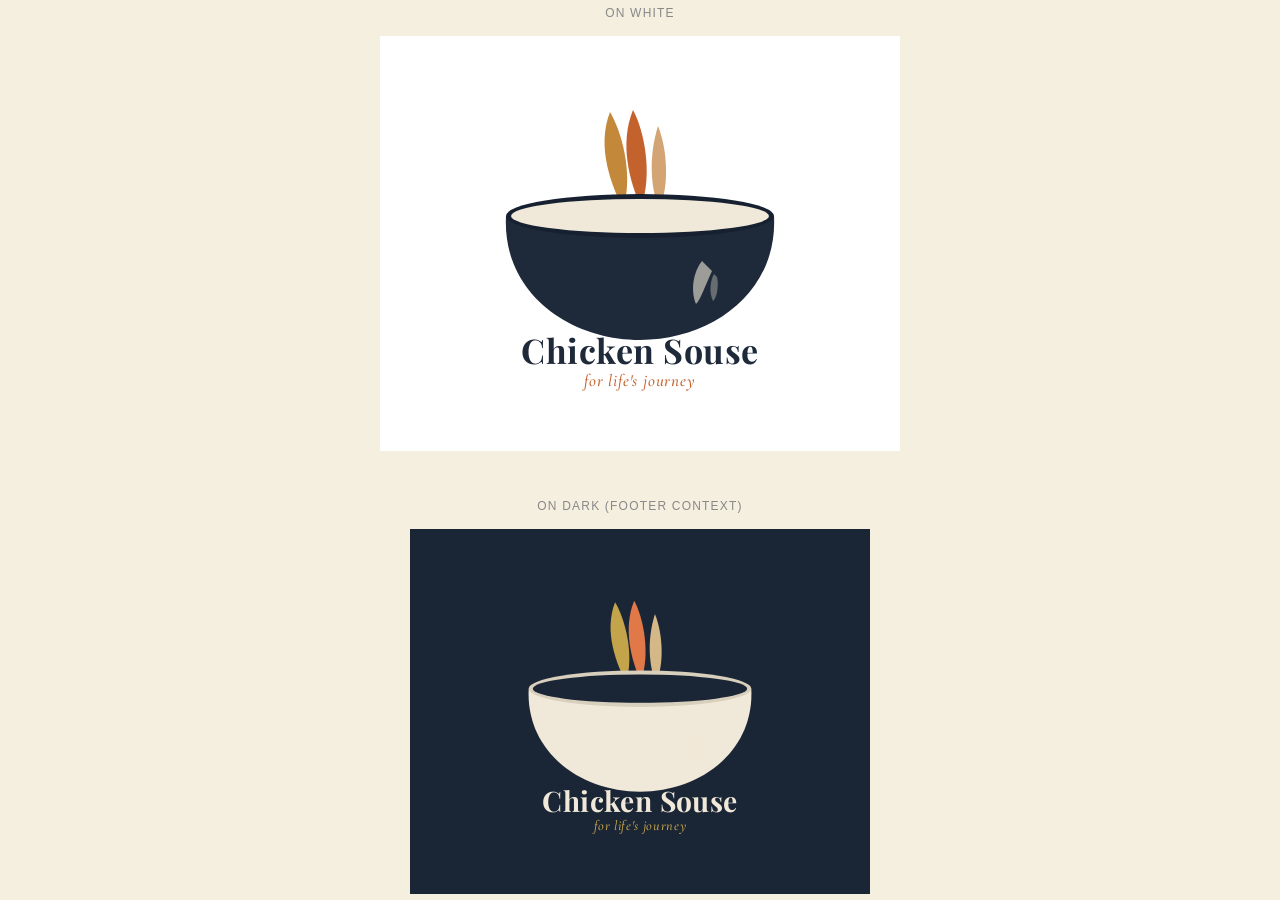
<file: logo-preview.html>
<!DOCTYPE html>
<html lang="en">
<head>
<meta charset="UTF-8">
<meta name="viewport" content="width=device-width, initial-scale=1.0">
<title>Logo Preview</title>
<link href="https://fonts.googleapis.com/css2?family=Playfair+Display:wght@700&family=Cormorant+Garamond:ital,wght@1,500&display=swap" rel="stylesheet">
<style>
  body { background: #f5efe0; display: flex; align-items: center; justify-content: center; min-height: 100vh; margin: 0; flex-direction: column; gap: 48px; }
  .logo-wrap { background: white; padding: 60px 80px; display: inline-flex; align-items: center; justify-content: center; }
  .logo-wrap-dark { background: #1a2535; padding: 60px 80px; display: inline-flex; align-items: center; justify-content: center; }
  .label { font-family: sans-serif; font-size: 12px; color: #888; letter-spacing: 0.1em; text-transform: uppercase; margin-bottom: -32px; }
</style>
</head>
<body>
<div class="label">On white</div>
<div class="logo-wrap">
  <svg xmlns="http://www.w3.org/2000/svg" viewBox="0 0 360 295" width="360" height="295">
    <defs>
      <style>
        @import url('https://fonts.googleapis.com/css2?family=Playfair+Display:wght@700&amp;family=Cormorant+Garamond:ital,wght@1,500&amp;display=swap');
      </style>
    </defs>

    <!-- WISP 1: gold, leftmost, tallest, leans left -->
    <path d="M 163 113 C 152 90 136 52 150 16 C 161 34 174 78 163 113 Z" fill="#C4883A"/>

    <!-- WISP 2: terracotta, middle -->
    <path d="M 181 111 C 170 87 159 48 173 14 C 184 34 193 78 181 111 Z" fill="#C4622D"/>

    <!-- WISP 3: warm sand, rightmost, smaller -->
    <path d="M 199 113 C 191 93 188 62 198 30 C 207 52 210 90 199 113 Z" fill="#D4A574"/>

    <!-- BOWL main body -->
    <path d="M 46 120 C 42 196 108 244 180 244 C 252 244 318 196 314 120 Z" fill="#1E2A3A"/>

    <!-- RIM outer ring — darker navy ellipse for depth -->
    <ellipse cx="180" cy="120" rx="134" ry="22" fill="#162030"/>

    <!-- RIM inner — cream fill showing the bowl is open -->
    <ellipse cx="180" cy="120" rx="129" ry="17" fill="#F0E8D8"/>

    <!-- HIGHLIGHT reflection — angular brushstroke slash -->
    <path d="M 242 165 C 234 175 230 193 236 208 C 240 205 246 188 252 175 Z" fill="#F0E8D8" opacity="0.6"/>
    <path d="M 254 178 C 250 185 249 197 253 205 C 257 202 259 189 257 181 Z" fill="#F0E8D8" opacity="0.35"/>

    <!-- WORDMARK: Chicken Souse -->
    <text
      x="180" y="268"
      text-anchor="middle"
      font-family="'Playfair Display', Georgia, serif"
      font-size="34"
      font-weight="700"
      fill="#1E2A3A"
      letter-spacing="0.5"
    >Chicken Souse</text>

    <!-- WORDMARK: for life's journey -->
    <text
      x="180" y="290"
      text-anchor="middle"
      font-family="'Cormorant Garamond', Georgia, serif"
      font-size="17"
      font-style="italic"
      font-weight="500"
      fill="#C4622D"
      letter-spacing="0.8"
    >for life's journey</text>
  </svg>
</div>

<div class="label">On dark (footer context)</div>
<div class="logo-wrap-dark">
  <svg xmlns="http://www.w3.org/2000/svg" viewBox="0 0 360 295" width="300" height="245">
    <!-- WISP 1: gold -->
    <path d="M 163 113 C 152 90 136 52 150 16 C 161 34 174 78 163 113 Z" fill="#C4A44A"/>
    <!-- WISP 2: terracotta lighter -->
    <path d="M 181 111 C 170 87 159 48 173 14 C 184 34 193 78 181 111 Z" fill="#E07848"/>
    <!-- WISP 3: warm sand -->
    <path d="M 199 113 C 191 93 188 62 198 30 C 207 52 210 90 199 113 Z" fill="#D4B888"/>

    <!-- BOWL -->
    <path d="M 46 120 C 42 196 108 244 180 244 C 252 244 318 196 314 120 Z" fill="#F0E8D8"/>
    <ellipse cx="180" cy="120" rx="134" ry="22" fill="#D8CFBC"/>
    <ellipse cx="180" cy="120" rx="129" ry="17" fill="#1a2535"/>
    <path d="M 238 172 C 228 180 228 204 242 210 C 256 206 262 184 250 173 Z" fill="#F0E8D8" opacity="0.3"/>

    <!-- WORDMARK -->
    <text x="180" y="268" text-anchor="middle" font-family="'Playfair Display', Georgia, serif" font-size="34" font-weight="700" fill="#F0E8D8" letter-spacing="0.5">Chicken Souse</text>
    <text x="180" y="290" text-anchor="middle" font-family="'Cormorant Garamond', Georgia, serif" font-size="17" font-style="italic" font-weight="500" fill="#C4A44A" letter-spacing="0.8">for life's journey</text>
  </svg>
</div>

</body>
</html>
</file>
<file: style.css>
/* ==========================================================================
   Chicken Souse for Life — global styles (Chunk A)
   Tokens, reset, layout utilities, type roles, components, nav, forms, footer.
   Section-specific layouts live in sections.css.
   ========================================================================== */

:root {
  /* Teal — leads */
  --teal-900: #0A3D46;
  --teal-700: #0F6E7C;
  --teal-600: #107584;
  --teal-200: #C9E3E4;
  --teal-100: #E3F1F1;
  /* Gold — accent only */
  --gold-500: #F2AF19;
  --gold-700: #7A5400;
  --gold-100: #FCEFC9;
  --gold-50: #FAF1DC;
  /* Neutrals */
  --paper: #FBF8F1;
  --sand: #F3EEE2;
  --white: #FFFFFF;
  --ink: #16303A;
  --ink-soft: #4A5F66;
  --rule: #D8D9D2;
  --rule-strong: #16303A;
  --rule-dark: rgba(251,248,241,.24);
  --field-border: #6F8288;
  --error: #B3261E;

  /* Type */
  --font-serif: 'Newsreader', Georgia, 'Times New Roman', serif;
  --font-sans: 'Karla', 'Helvetica Neue', Arial, sans-serif;
  --font-script: 'Alex Brush', 'Snell Roundhand', cursive;
  --fs-eyebrow: 0.75rem;
  --fs-small: 0.875rem;
  --fs-ui: 0.9375rem;
  --fs-body: 1.0625rem;
  --fs-lead: clamp(1.1875rem, 1.5vw, 1.375rem);
  --fs-h3: clamp(1.375rem, 2.1vw, 1.75rem);
  --fs-h2: clamp(2rem, 4.4vw, 3.5rem);
  --fs-quote: clamp(1.5rem, 3.2vw, 2.625rem);
  --fs-stat: clamp(2.75rem, 6vw, 4.5rem);
  --fs-display: clamp(2.875rem, 8.6vw, 7.25rem);
  --lh-tight: 1.02; --lh-head: 1.12; --lh-body: 1.65;
  --measure: 62ch;

  /* Space (4px base) */
  --s-1: 4px; --s-2: 8px; --s-3: 12px; --s-4: 16px; --s-5: 24px;
  --s-6: 32px; --s-7: 48px; --s-8: 64px; --s-9: 96px; --s-10: 128px;
  --gutter: clamp(20px, 5vw, 64px);
  --section-y: clamp(64px, 10vw, 128px);
  --max: 1240px;
  --nav-h: 72px;

  /* Shape */
  --r: 2px;
  --shadow-hard: 10px 10px 0 var(--teal-900);

  /* Motion */
  --ease: cubic-bezier(.2,.7,.2,1);
  --dur-fast: .18s;
  --dur-reveal: .6s;
}
@media (max-width: 719px) { :root { --nav-h: 60px; } }

/* ---------- Reset + base ---------- */
*, *::before, *::after { box-sizing: border-box; }
* { margin: 0; padding: 0; }

html {
  scroll-padding-top: calc(var(--nav-h) + 16px);
  scroll-behavior: smooth;
  -webkit-text-size-adjust: 100%;
}
body {
  background: var(--paper);
  color: var(--ink);
  font-family: var(--font-serif);
  font-weight: 400;
  font-size: var(--fs-body);
  line-height: var(--lh-body);
  font-optical-sizing: auto;
  -webkit-font-smoothing: antialiased;
  -moz-osx-font-smoothing: grayscale;
  overflow-x: hidden;
}
body.nav-open { overflow: hidden; }

img, svg { display: block; max-width: 100%; }
img { height: auto; }
ul, ol { list-style: none; }
button, input, select, textarea { font: inherit; color: inherit; }
button { cursor: pointer; }
a { color: inherit; text-decoration: none; }
hr { border: 0; }
[hidden] { display: none !important; }

h1, h2, h3, h4 {
  font-family: var(--font-serif);
  font-weight: 500;
  color: var(--teal-900);
  line-height: var(--lh-head);
  letter-spacing: -0.01em;
  text-wrap: balance;
}
h1 em, h2 em, h3 em {
  font-style: italic;
  font-weight: 400;
  color: var(--teal-700);
}
p { max-width: var(--measure); text-wrap: pretty; }
em, cite { font-style: italic; }
strong, b { font-weight: 600; }

:focus-visible { outline: 2px solid var(--teal-700); outline-offset: 3px; }
.on-dark :focus-visible,
.form--feature :focus-visible { outline-color: var(--gold-500); }

/* ---------- Layout utilities ---------- */
.wrap {
  max-width: var(--max);
  margin-inline: auto;
  padding-inline: var(--gutter);
}
.grid12 { display: grid; gap: var(--s-6); }
@media (min-width: 1040px) {
  .grid12 { grid-template-columns: repeat(12, 1fr); }
}
.section { padding-block: var(--section-y); }

.bg-sand { background: var(--sand); }
.bg-teal-100 { background: var(--teal-100); }
.bg-gold-50 { background: var(--gold-50); }
.bg-teal-700 { background: var(--teal-700); }
.bg-teal-900 { background: var(--teal-900); }

.on-dark { color: var(--paper); }
.on-dark h1, .on-dark h2, .on-dark h3, .on-dark h4 { color: var(--paper); }
.on-dark .lead,
.on-dark .small { color: var(--teal-200); }
.on-dark .rule,
.on-dark hr { border-color: var(--rule-dark); }
.on-dark a:not(.btn) {
  text-decoration: underline;
  text-decoration-color: var(--gold-500);
  text-decoration-thickness: 2px;
  text-underline-offset: 3px;
}
.on-dark .link-arrow { color: var(--paper); }
.on-dark .link-arrow:hover { color: var(--teal-200); }
.on-dark .eyebrow { color: var(--gold-500); }
.bg-teal-700 .eyebrow { color: var(--gold-100); }

/* ---------- Type roles ---------- */
.eyebrow {
  display: flex;
  align-items: center;
  gap: var(--s-3);
  margin-bottom: var(--s-4);
  font-family: var(--font-sans);
  font-weight: 700;
  font-size: var(--fs-eyebrow);
  line-height: 1.3;
  text-transform: uppercase;
  letter-spacing: .14em;
  color: var(--gold-700);
}
.eyebrow::before {
  content: "";
  flex: none;
  width: 28px;
  height: 2px;
  background: var(--gold-500);
}
.verse .eyebrow { justify-content: center; }

.h-display {
  font-size: var(--fs-display);
  line-height: var(--lh-tight);
  font-weight: 500;
}
.h2 { font-size: var(--fs-h2); line-height: var(--lh-head); }
.h3 { font-size: var(--fs-h3); line-height: 1.2; }
.lead {
  font-size: var(--fs-lead);
  line-height: 1.5;
  color: var(--ink-soft);
  margin-top: var(--s-4);
}
.small {
  font-family: var(--font-sans);
  font-size: var(--fs-small);
}

/* ---------- Buttons + links ---------- */
.btn {
  display: inline-flex;
  align-items: center;
  gap: var(--s-3);
  min-height: 52px;
  padding: 0 var(--s-5);
  background: var(--teal-700);
  color: var(--paper);
  font: 700 var(--fs-ui)/1 var(--font-sans);
  letter-spacing: .02em;
  border: 0;
  border-radius: var(--r);
  cursor: pointer;
  text-decoration: none;
  transition: background var(--dur-fast) var(--ease);
}
.btn::after {
  content: "\2192";
  transition: transform var(--dur-fast) var(--ease);
}
.btn:hover,
.btn:focus-visible { background: var(--teal-900); }
.btn:hover::after,
.btn:focus-visible::after { transform: translateX(4px); }
.btn:active { transform: translateY(1px); }
.btn:disabled,
.btn[disabled] { opacity: .6; cursor: wait; }

.btn--gold { background: var(--gold-500); color: var(--ink); }
.btn--gold:hover,
.btn--gold:focus-visible { background: #FFC53D; }

.btn--small {
  min-height: 40px;
  padding: 0 var(--s-4);
  font-size: var(--fs-small);
}
.btn--small::after { content: none; }

.link-arrow {
  display: inline-block;
  padding-bottom: 4px;
  font-family: var(--font-sans);
  font-weight: 700;
  font-size: var(--fs-ui);
  line-height: 1.3;
  color: var(--teal-700);
  background: linear-gradient(var(--gold-500), var(--gold-500)) 0 100% / 100% 2px no-repeat;
  border: 0;
  border-radius: 0;
  text-decoration: none;
  cursor: pointer;
  transition: color var(--dur-fast) var(--ease);
}
button.link-arrow {
  background-color: transparent;
  background-image: linear-gradient(var(--gold-500), var(--gold-500));
  background-position: 0 100%;
  background-size: 100% 2px;
  background-repeat: no-repeat;
  text-align: left;
}
.link-arrow::after {
  content: " \2192";
  display: inline-block;
  transition: transform var(--dur-fast) var(--ease);
}
.link-arrow[aria-expanded="true"]::after { content: " \2191"; }
.link-arrow:hover { color: var(--teal-900); }
.link-arrow:hover::after { transform: translateX(4px); }
.link-arrow[aria-expanded="true"]:hover::after { transform: translateY(-3px); }

/* Inline links in prose */
main p a:not(.btn):not(.link-arrow),
.contact-line a {
  color: var(--teal-700);
  text-decoration: underline;
  text-decoration-color: var(--gold-500);
  text-decoration-thickness: 2px;
  text-underline-offset: 3px;
}
main p a:not(.btn):not(.link-arrow):hover,
.contact-line a:hover { color: var(--teal-900); }
.contact-line {
  font-family: var(--font-sans);
  font-size: var(--fs-ui);
  margin-top: var(--s-3);
}
.contact-line a { font-weight: 700; }
.on-dark .contact-line a { color: var(--paper); }

/* ---------- Rules ---------- */
.rule { border: 0; border-top: 1px solid var(--rule); }
.rule--double { border: 0; border-top: 3px double var(--rule-strong); }

/* ---------- Sun-ray motif ---------- */
.rays { display: block; width: 100%; height: auto; fill: currentColor; pointer-events: none; }
.rays--gold { color: var(--gold-500); }
.rays--teal { color: var(--teal-200); }

/* ---------- Skip link ---------- */
.skip-link {
  position: absolute;
  left: -9999px;
  top: 0;
  display: inline-flex;
  align-items: center;
  min-height: 40px;
  padding: 0 var(--s-4);
  background: var(--teal-700);
  color: var(--paper);
  font: 700 var(--fs-small)/1 var(--font-sans);
  border-radius: var(--r);
}
.skip-link:focus {
  position: fixed;
  left: 8px;
  top: 8px;
  z-index: 100;
  background: var(--teal-900);
  outline: 2px solid var(--gold-500);
  outline-offset: 2px;
}

/* ---------- Nav ---------- */
.site-nav {
  position: sticky;
  top: 0;
  z-index: 50;
  height: var(--nav-h);
  background: var(--paper);
  border-bottom: 1px solid var(--rule);
  transition: border-color var(--dur-fast) var(--ease);
}
.site-nav.is-scrolled { border-bottom-color: var(--rule-strong); }
.site-nav__bar {
  display: flex;
  align-items: center;
  justify-content: space-between;
  gap: var(--s-5);
  height: 100%;
}
.site-nav__logo { display: flex; align-items: center; flex: none; }
.site-nav__logo img { height: 44px; width: auto; }
.site-nav__links { display: none; }
.site-nav__cta { display: none; }
.site-nav__toggle {
  min-height: 44px;
  padding: 0 var(--s-3);
  background: none;
  border: 1px solid var(--teal-900);
  border-radius: var(--r);
  font-family: var(--font-sans);
  font-weight: 700;
  font-size: var(--fs-ui);
  color: var(--teal-900);
}

.nav-panel {
  position: fixed;
  inset: var(--nav-h) 0 0 0;
  z-index: 49;
  display: flex;
  flex-direction: column;
  padding: var(--s-6) var(--gutter) var(--s-7);
  background: var(--teal-900);
  color: var(--paper);
  overflow-y: auto;
  animation: nav-fade var(--dur-fast) var(--ease);
}
@keyframes nav-fade { from { opacity: 0; } to { opacity: 1; } }
.nav-panel nav { display: flex; flex-direction: column; }
.nav-panel nav a {
  padding-block: var(--s-4);
  border-bottom: 1px solid var(--rule-dark);
  font-family: var(--font-serif);
  font-weight: 500;
  font-size: 1.875rem;
  line-height: 1.1;
  color: var(--paper);
}
.nav-panel nav a:last-child { color: var(--gold-500); }
.nav-panel :focus-visible { outline-color: var(--gold-500); }
.nav-panel__contact {
  margin-top: auto;
  padding-top: var(--s-6);
  font-family: var(--font-sans);
  font-size: var(--fs-small);
  color: var(--teal-200);
  max-width: none;
}
.nav-panel__contact a {
  color: var(--paper);
  text-decoration: underline;
  text-decoration-color: var(--gold-500);
  text-underline-offset: 3px;
}

@media (min-width: 720px) {
  .site-nav__logo img { height: 56px; }
}
@media (min-width: 1040px) {
  .site-nav__links { display: flex; gap: var(--s-6); }
  .site-nav__links a {
    font-family: var(--font-sans);
    font-weight: 500;
    font-size: var(--fs-ui);
    color: var(--ink);
    text-underline-offset: 8px;
    text-decoration-thickness: 2px;
    text-decoration-color: transparent;
    text-decoration-line: underline;
    transition: color var(--dur-fast) var(--ease), text-decoration-color var(--dur-fast) var(--ease);
  }
  .site-nav__links a:hover,
  .site-nav__links a[aria-current] {
    color: var(--teal-700);
    text-decoration-color: var(--gold-500);
  }
  .site-nav__cta { display: inline-flex; }
  .site-nav__toggle,
  .nav-panel { display: none !important; }
}

/* ---------- Forms ---------- */
.form {
  background: var(--white);
  border: 1px solid var(--teal-900);
  border-top: 6px solid var(--teal-700);
  padding: clamp(24px, 4vw, 40px);
}
.form__title {
  font-size: var(--fs-h3);
  font-weight: 500;
  margin-bottom: var(--s-5);
}
.field {
  display: flex;
  flex-direction: column;
  gap: var(--s-2);
  margin-bottom: var(--s-4);
}
.field-row { display: grid; gap: 0 var(--s-4); }
@media (min-width: 720px) {
  .field-row { grid-template-columns: 1fr 1fr; }
}
.field__label {
  font-family: var(--font-sans);
  font-weight: 700;
  font-size: var(--fs-small);
  color: var(--ink);
}
.field__req { font-weight: 400; color: var(--ink-soft); }
.field__input {
  width: 100%;
  min-height: 48px;
  padding: 12px 14px;
  font: 400 1rem/1.4 var(--font-sans);
  color: var(--ink);
  background: var(--white);
  border: 1px solid var(--field-border);
  border-radius: var(--r);
  transition: border-color var(--dur-fast) var(--ease);
}
.field__input::placeholder { color: #5E7278; opacity: 1; }
.field__input:hover { border-color: var(--teal-700); }
.field__input:focus,
.field__input:focus-visible {
  outline: 2px solid var(--teal-700);
  outline-offset: 2px;
  border-color: var(--teal-700);
}
textarea.field__input { min-height: 120px; resize: vertical; }
select.field__input {
  appearance: none;
  -webkit-appearance: none;
  padding-right: 40px;
  background: var(--white) url("data:image/svg+xml,%3Csvg xmlns='http://www.w3.org/2000/svg' width='12' height='8'%3E%3Cpath d='M1 1l5 5 5-5' fill='none' stroke='%2316303A' stroke-width='2'/%3E%3C/svg%3E") right 14px center no-repeat;
}
.form .btn {
  width: 100%;
  justify-content: center;
  margin-top: var(--s-2);
}
.form__note {
  margin-top: var(--s-3);
  font-family: var(--font-sans);
  font-size: var(--fs-small);
  color: var(--ink-soft);
}

.form-error { display: none; }
.form-error.is-shown {
  display: block;
  margin-top: var(--s-3);
  font-family: var(--font-sans);
  font-weight: 500;
  font-size: var(--fs-small);
  color: var(--error);
}
.form-success { display: none; }
.form-success.show { display: block; }
.form-success:focus { outline: none; }
.form-success > :first-child:not(.rays) ,
.form-success p:first-of-type {
  font-family: var(--font-serif);
  font-style: italic;
  font-size: var(--fs-h3);
  line-height: 1.2;
  color: var(--teal-900);
}
.form-success p + p {
  margin-top: var(--s-3);
  font-family: var(--font-sans);
  font-style: normal;
  font-size: var(--fs-ui);
  line-height: var(--lh-body);
  color: var(--ink);
}
.form-success .rays { width: 72px; margin-bottom: var(--s-4); }

/* Feature (filled) form */
.form--feature {
  background: var(--teal-700);
  border: 0;
  color: var(--paper);
}
.form--feature .form__title,
.form--feature .field__label { color: var(--paper); }
.form--feature .field__req { color: var(--teal-200); }
.form--feature .eyebrow { color: var(--gold-100); }
.form--feature .field__input { border-color: transparent; }
.form--feature .field__input:focus,
.form--feature .field__input:focus-visible { outline-color: var(--gold-500); border-color: transparent; }
.form--feature .form__note { color: var(--teal-200); }
.form--feature .btn { background: var(--gold-500); color: var(--ink); }
.form--feature .btn:hover,
.form--feature .btn:focus-visible { background: #FFC53D; }
.form--feature .form-error.is-shown { color: var(--gold-100); }
.form--feature .form-success > :first-child:not(.rays),
.form--feature .form-success p:first-of-type { color: var(--paper); }
.form--feature .form-success p + p { color: var(--teal-200); }

/* ---------- Footer ---------- */
.site-footer {
  border-top: 4px solid var(--gold-500);
  padding-top: var(--s-7);
}
.site-footer__sun {
  border-bottom: 1px solid var(--rule-dark);
  margin-bottom: var(--s-7);
  padding-bottom: 0;
}
.site-footer__sun .rays { width: 180px; }
.site-footer__top {
  display: grid;
  grid-template-columns: 1fr 1fr;
  gap: var(--s-7) var(--s-5);
}
.site-footer__top > :nth-child(1) { grid-column: 1 / -1; }
.site-footer__top > :nth-child(2) { grid-row: span 2; }
.site-footer__brand img { width: 48px; height: 48px; margin-bottom: var(--s-4); }
.site-footer__name {
  font-family: var(--font-serif);
  font-weight: 500;
  font-size: 1.75rem;
  line-height: 1.1;
  text-transform: uppercase;
  letter-spacing: .02em;
  color: var(--paper);
}
.site-footer__name span {
  font-family: var(--font-script);
  font-weight: 400;
  font-size: 1.5em;
  text-transform: none;
  letter-spacing: 0;
  color: var(--gold-500);
}
.site-footer__tagline {
  margin-top: var(--s-3);
  font-style: italic;
  font-size: var(--fs-lead);
  color: var(--teal-200);
}
.site-footer__desc {
  margin-top: var(--s-3);
  max-width: 38ch;
  font-family: var(--font-sans);
  font-size: var(--fs-ui);
  color: var(--teal-200);
}
.site-footer ul { list-style: none; }
.site-footer li {
  padding-block: 6px;
  font-family: var(--font-sans);
  font-size: var(--fs-ui);
  color: var(--teal-200);
}
.site-footer li a {
  display: inline-flex;
  align-items: center;
  min-height: 44px;
  color: var(--paper);
  text-decoration: none;
}
.site-footer li a:hover {
  text-decoration: underline;
  text-decoration-color: var(--gold-500);
  text-decoration-thickness: 2px;
  text-underline-offset: 4px;
}
.site-footer__bottom {
  display: flex;
  justify-content: space-between;
  gap: var(--s-4);
  flex-wrap: wrap;
  margin-top: var(--s-8);
  padding-block: var(--s-5);
  border-top: 1px solid var(--rule-dark);
  max-width: var(--max);
  font-family: var(--font-sans);
  font-size: var(--fs-small);
  color: var(--teal-200);
}
.site-footer__bottom p { max-width: none; }
.site-footer__bottom.wrap { border-top: 0; position: relative; }
.site-footer__bottom.wrap::before {
  content: "";
  position: absolute;
  top: 0;
  left: var(--gutter);
  right: var(--gutter);
  border-top: 1px solid var(--rule-dark);
}

@media (min-width: 1040px) {
  .site-footer__top {
    grid-template-columns: repeat(12, 1fr);
    gap: var(--s-6);
  }
  .site-footer__top > :nth-child(1) { grid-column: 1 / 5; }
  .site-footer__top > :nth-child(2) { grid-column: 6 / 8; grid-row: auto; }
  .site-footer__top > :nth-child(3) { grid-column: 8 / 11; }
  .site-footer__top > :nth-child(4) { grid-column: 11 / 13; }
  .site-footer li a { min-height: 32px; }
}

/* ---------- Reveal ---------- */
html.js .reveal {
  opacity: 0;
  transform: translateY(16px);
  transition: opacity var(--dur-reveal) var(--ease), transform var(--dur-reveal) var(--ease);
}
html.js .reveal.is-visible { opacity: 1; transform: none; }

/* ---------- Reduced motion ---------- */
@media (prefers-reduced-motion: reduce) {
  html { scroll-behavior: auto; }
  *, *::before, *::after {
    transition-duration: .01ms !important;
    animation: none !important;
  }
  html.js .reveal { opacity: 1; transform: none; }
}

.site-footer a { overflow-wrap: anywhere; }
</file>
<file: sections.css>
/* ==========================================================================
   sections.css — section layouts (Chunk B)
   Mobile-first. M = min-width 720px, L = min-width 1040px.
   Tokens come from style.css (:root). Shared components live in style.css.
   ========================================================================== */


/* ==========================================================================
   1. HERO
   ========================================================================== */
.hero {
  display: block;
}

.hero__text {
  padding: var(--s-7) var(--gutter) var(--s-7);
  display: flex;
  flex-direction: column;
}

.hero__title {
  font-size: var(--fs-display);
  font-weight: 500;
  line-height: .92;
  letter-spacing: -0.02em;
  color: var(--teal-900);
}

.hero__title-main {
  display: block;
  text-transform: uppercase;
  letter-spacing: .01em;
  font-size: .82em;
}

.hero__title-sub {
  display: block;
  margin-top: -.08em;
  padding-left: .9em;
}

.hero__for {
  font-family: var(--font-sans);
  font-weight: 700;
  font-size: .16em;
  text-transform: uppercase;
  letter-spacing: .2em;
  color: var(--ink);
  vertical-align: middle;
}

.hero__for::before {
  content: "";
  display: inline-block;
  width: 40px;
  height: 2px;
  background: var(--gold-500);
  vertical-align: middle;
  margin-right: .6em;
}

.hero__life {
  display: inline-block;
  height: 1.9em;
  width: auto;
  vertical-align: -.7em;
  margin-left: -.05em;
}

.hero__subtitle {
  margin-top: var(--s-5);
  font-style: italic;
  font-weight: 400;
  font-size: var(--fs-h3);
  color: var(--ink-soft);
}

.hero__body {
  margin-top: var(--s-7);
  padding-top: var(--s-5);
  border-top: 1px solid var(--rule-strong);
  display: grid;
  gap: var(--s-4);
}

.hero__tagline {
  font-style: italic;
  font-size: var(--fs-lead);
  color: var(--teal-700);
}

.hero__desc {
  font-size: var(--fs-body);
  color: var(--ink);
}

.hero__actions {
  margin-top: var(--s-6);
  display: flex;
  flex-direction: column;
  align-items: flex-start;
  gap: var(--s-5);
}

.hero__actions .btn {
  width: 100%;
  justify-content: center;
}

.hero__support {
  margin-top: var(--s-4);
  color: var(--ink-soft);
}

.hero__panel {
  background: var(--teal-700);
  position: relative;
  overflow: hidden;
  display: grid;
  place-items: center;
  padding: var(--s-8) var(--gutter) var(--s-9);
}

.hero__rays {
  position: absolute;
  left: 50%;
  bottom: 0;
  width: 150%;
  transform: translateX(-50%);
  opacity: .95;
}

.book-cover {
  position: relative;
  z-index: 1;
  width: min(240px, 64%);
  margin: 0;
  transform: rotate(-2.5deg);
}

.book-cover__img {
  display: block;
  width: 100%;
  height: auto;
  aspect-ratio: 2 / 3;
  object-fit: cover;
  box-shadow: var(--shadow-hard);
  border-radius: 0 var(--r) var(--r) 0;
}

.book-cover__label {
  position: absolute;
  top: calc(-1 * var(--s-6));
  left: 0;
  font-family: var(--font-sans);
  font-weight: 700;
  font-size: 11px;
  text-transform: uppercase;
  letter-spacing: .2em;
  color: var(--gold-500);
}

@media (min-width: 720px) {
  .hero__text {
    padding-inline: var(--gutter);
  }
  .hero__actions {
    flex-direction: row;
    align-items: center;
    gap: var(--s-6);
    flex-wrap: wrap;
  }
  .hero__actions .btn {
    width: auto;
  }
}

@media (min-width: 1040px) {
  .hero {
    display: grid;
    grid-template-columns: minmax(0, 7fr) minmax(0, 5fr);
    min-height: calc(100svh - var(--nav-h));
    max-height: 900px;
  }
  .hero__text {
    padding: var(--s-9) var(--s-8) var(--s-8) max(var(--gutter), calc((100vw - var(--max)) / 2 + var(--gutter)));
    justify-content: flex-end;
  }
  .hero__body {
    grid-template-columns: 5fr 7fr;
    gap: var(--s-6);
  }
  .hero__panel {
    padding: var(--s-8);
  }
  .book-cover {
    width: min(320px, 70%);
  }
}


/* ==========================================================================
   2. STATS STRIP
   ========================================================================== */
.stats__list {
  border-top: 3px double var(--rule-strong);
  border-bottom: 1px solid var(--rule-strong);
  display: grid;
  grid-template-columns: repeat(3, 1fr);
}

.stats__item {
  padding: var(--s-5) var(--s-3);
  border-left: 1px solid var(--rule);
  text-align: left;
}

.stats__item:first-child {
  padding-left: 0;
  border-left: 0;
}

.stats__num {
  font-weight: 500;
  font-size: 2.5rem;
  line-height: 1;
  color: var(--teal-700);
}

.stats__label {
  margin-top: var(--s-2);
  font-family: var(--font-sans);
  font-weight: 700;
  font-size: var(--fs-eyebrow);
  text-transform: uppercase;
  letter-spacing: .14em;
  color: var(--ink-soft);
}

@media (min-width: 720px) {
  .stats__item {
    padding: var(--s-6) var(--s-5);
  }
  .stats__item:first-child {
    padding-left: 0;
  }
  .stats__num {
    font-size: var(--fs-stat);
  }
}


/* ==========================================================================
   3. DEVOTION SAMPLE
   ========================================================================== */
.devotion__kicker {
  font-style: italic;
  font-size: var(--fs-h3);
  color: var(--teal-700);
}

.devotion__question {
  margin-block: var(--s-6);
  padding-left: var(--s-5);
  border-left: 3px solid var(--gold-500);
  font-style: italic;
  font-size: var(--fs-lead);
  color: var(--teal-900);
}

.devotion__story p + p {
  margin-top: var(--s-4);
}

.devotion__main > .devotion__story:first-of-type > p:first-child::first-letter {
  float: left;
  font-size: 4.2em;
  line-height: .82;
  padding: .06em .1em 0 0;
  color: var(--teal-700);
  font-weight: 500;
}

.devotion__toggle {
  margin-top: var(--s-5);
  background: none;
  border: 0;
  cursor: pointer;
}

#devotion-expanded {
  margin-top: var(--s-5);
}

.devotion__prayer {
  margin-top: var(--s-6);
  padding: var(--s-5) 0;
  border-block: 1px solid var(--rule);
}

.devotion__prayer p:not(.eyebrow) {
  font-style: italic;
  font-size: var(--fs-lead);
}

.devotion__aside {
  margin-top: var(--s-7);
}

.devotion__scripture {
  margin: 0;
  background: var(--teal-700);
  color: var(--paper);
  padding: var(--s-6);
}

.devotion__scripture .eyebrow {
  color: var(--gold-100);
}

.devotion__scripture blockquote {
  margin: 0;
  font-style: italic;
  font-size: 1.375rem;
  line-height: 1.4;
}

.devotion__scripture figcaption {
  margin-top: var(--s-4);
  font-family: var(--font-sans);
  font-weight: 700;
  font-size: var(--fs-eyebrow);
  text-transform: uppercase;
  letter-spacing: .14em;
}

.devotion__includes {
  margin-top: var(--s-5);
  padding-top: var(--s-5);
  border-top: 1px solid var(--rule-strong);
}

.devotion__includes ul {
  list-style: none;
}

.devotion__includes li {
  padding-block: var(--s-2);
  border-bottom: 1px solid var(--rule);
  font-family: var(--font-sans);
  font-size: var(--fs-ui);
}

@media (min-width: 1040px) {
  .devotion__head {
    grid-column: 1 / 9;
    grid-row: 1;
  }
  .devotion__main {
    grid-column: 1 / 8;
    grid-row: 2;
  }
  .devotion__aside {
    grid-column: 9 / 13;
    grid-row: 1 / span 2;
    margin-top: 0;
    position: sticky;
    top: calc(var(--nav-h) + var(--s-6));
    align-self: start;
  }
}


/* ==========================================================================
   4. FOUNDATION SCRIPTURE (VERSE)
   ========================================================================== */
.verse {
  padding: var(--s-9) 0 0;
  overflow: hidden;
}

.verse__fig {
  margin: 0;
  text-align: center;
}

.verse .eyebrow {
  justify-content: center;
  color: var(--gold-100);
}

.verse__text {
  margin: 0 auto;
  max-width: 44ch;
  font-style: italic;
  font-weight: 400;
  font-size: var(--fs-quote);
  line-height: 1.25;
  color: var(--paper);
}

.verse__ref {
  margin-top: var(--s-5);
  font-family: var(--font-sans);
  font-weight: 700;
  font-size: var(--fs-eyebrow);
  text-transform: uppercase;
  letter-spacing: .14em;
  color: var(--teal-200);
}

.verse__rays {
  width: min(520px, 80%);
  margin: var(--s-7) auto 0;
}


/* ==========================================================================
   5. WHAT'S INSIDE
   ========================================================================== */
.inside__list {
  list-style: none;
  margin-top: var(--s-6);
  border-top: 1px solid var(--rule-strong);
}

.inside__item {
  display: grid;
  grid-template-columns: 3rem 1fr;
  gap: var(--s-5);
  padding-block: var(--s-6);
  border-bottom: 1px solid var(--rule);
}

.inside__num {
  font-style: italic;
  font-weight: 400;
  font-size: 3rem;
  line-height: 1;
  color: var(--gold-700);
}

.inside__item p {
  margin-top: var(--s-2);
  color: var(--ink-soft);
}

.inside__also {
  margin-top: var(--s-8);
  background: var(--teal-900);
  color: var(--paper);
  padding: var(--s-6) var(--s-5);
  display: flex;
  flex-direction: column;
  align-items: stretch;
  gap: var(--s-6);
}

.inside__also .btn {
  width: 100%;
  justify-content: center;
}

.inside__also-title {
  font-style: italic;
  font-size: var(--fs-h3);
  line-height: 1.2;
}

.inside__also-sub {
  font-family: var(--font-sans);
  font-size: var(--fs-ui);
  color: var(--teal-200);
}

@media (min-width: 720px) {
  .inside__item {
    grid-template-columns: 4.5rem 1fr;
  }
  .inside__also {
    padding: var(--s-7);
    flex-direction: row;
    justify-content: space-between;
    align-items: center;
    flex-wrap: wrap;
  }
  .inside__also .btn {
    width: auto;
  }
}

@media (min-width: 1040px) {
  .inside__head {
    grid-column: 1 / 6;
    grid-row: 1;
    position: sticky;
    top: calc(var(--nav-h) + var(--s-6));
    align-self: start;
  }
  .inside__list {
    grid-column: 7 / 13;
    grid-row: 1;
    margin-top: 0;
  }
  .inside__also {
    grid-column: 1 / 13;
    grid-row: 2;
  }
}


/* ==========================================================================
   6. THE JOURNEY (road centre-line)
   ========================================================================== */
.journey__list {
  list-style: none;
  position: relative;
  padding-left: var(--s-6);
  margin-top: var(--s-6);
}

.journey__list::before {
  content: "";
  position: absolute;
  left: 7px;
  top: 8px;
  bottom: 8px;
  width: 2px;
  background: repeating-linear-gradient(to bottom, var(--teal-700) 0 14px, transparent 14px 26px);
}

.journey__stop {
  position: relative;
  padding-bottom: var(--s-7);
}

.journey__stop:last-child {
  padding-bottom: 0;
}

.journey__stop::before {
  content: "";
  position: absolute;
  left: calc(var(--s-6) * -1);
  top: 6px;
  box-sizing: border-box;
  width: 16px;
  height: 16px;
  border-radius: 50%;
  background: var(--gold-500);
  border: 3px solid var(--sand);
  box-shadow: 0 0 0 2px var(--teal-900);
}

.journey__no {
  font-family: var(--font-sans);
  font-weight: 700;
  font-size: var(--fs-eyebrow);
  text-transform: uppercase;
  letter-spacing: .14em;
  color: var(--gold-700);
}

.journey__quote {
  margin: 0;
}

.journey__quote p {
  margin-top: var(--s-3);
  font-style: italic;
  font-size: var(--fs-lead);
  color: var(--ink);
}

.journey__quote cite {
  display: block;
  margin-top: var(--s-3);
  font-family: var(--font-sans);
  font-weight: 500;
  font-size: var(--fs-small);
  font-style: normal;
  color: var(--ink-soft);
}

@media (min-width: 720px) {
  .journey__list {
    padding-left: var(--s-7);
  }
  .journey__stop::before {
    left: calc(var(--s-7) * -1);
  }
}

@media (min-width: 1040px) {
  .journey__head {
    grid-column: 1 / 5;
    grid-row: 1;
    position: sticky;
    top: calc(var(--nav-h) + var(--s-6));
    align-self: start;
  }
  .journey__list {
    grid-column: 6 / 13;
    grid-row: 1;
    margin-top: 0;
  }
}


/* ==========================================================================
   7. RECIPE
   ========================================================================== */
.recipe__head {
  align-items: start;
}

.recipe__invite {
  border-top: 3px solid var(--gold-500);
  padding-top: var(--s-4);
  align-self: end;
}

.recipe__invite p:not(.eyebrow) {
  font-family: var(--font-sans);
  font-size: var(--fs-ui);
  color: var(--ink-soft);
}

.recipe__page {
  background: var(--white);
  border: 1px solid var(--teal-900);
  padding: clamp(24px, 5vw, 64px);
  margin-top: var(--s-7);
}

.recipe__page + .recipe__page {
  margin-top: var(--s-5);
}

.recipe__page > header {
  margin-bottom: var(--s-6);
}

.recipe__credit {
  margin-top: var(--s-2);
  font-style: italic;
  font-size: var(--fs-small);
  color: var(--ink-soft);
}

.recipe__cols > section + section {
  margin-top: var(--s-7);
}

.recipe__label {
  font-family: var(--font-sans);
  font-weight: 700;
  font-size: var(--fs-eyebrow);
  text-transform: uppercase;
  letter-spacing: .14em;
  color: var(--teal-700);
  padding-bottom: var(--s-3);
  border-bottom: 2px solid var(--teal-900);
  margin-bottom: var(--s-3);
}

.ingredients {
  list-style: none;
}

.ingredients li {
  display: flex;
  align-items: baseline;
  gap: var(--s-2);
  padding-block: 10px;
}

.ingredients__name {
  font-size: var(--fs-body);
}

.ingredients__dots {
  flex: 1;
  min-width: 16px;
  border-bottom: 2px dotted #B9BDB6;
  transform: translateY(-4px);
}

.ingredients__amt {
  font-family: var(--font-sans);
  font-weight: 500;
  font-size: var(--fs-ui);
  color: var(--ink-soft);
  text-align: right;
}

.steps {
  list-style: none;
  counter-reset: step;
}

.steps li {
  counter-increment: step;
  display: grid;
  grid-template-columns: 3rem 1fr;
  gap: var(--s-4);
  padding-block: var(--s-4);
  border-bottom: 1px solid var(--rule);
}

.steps li::before {
  content: counter(step);
  font: italic 400 2.25rem/1 var(--font-serif);
  color: var(--gold-700);
}

.recipe__note {
  margin-top: var(--s-5);
  background: var(--gold-100);
  padding: var(--s-4) var(--s-5);
  border-left: 3px solid var(--gold-500);
  font-size: var(--fs-ui);
}

.recipe__note strong,
.recipe__note b {
  font-weight: 700;
}

@media (min-width: 720px) {
  .ingredients__amt {
    white-space: nowrap;
    text-align: left;
  }
}

@media (min-width: 1040px) {
  .recipe__head > div {
    grid-column: 1 / 8;
  }
  .recipe__invite {
    grid-column: 9 / 13;
  }
  .recipe__cols > section:first-child {
    grid-column: 1 / 6;
  }
  .recipe__cols > section:last-child {
    grid-column: 7 / 13;
  }
  .recipe__cols > section + section {
    margin-top: 0;
  }
}


/* ==========================================================================
   8. AUTHORS
   ========================================================================== */
.authors {
  isolation: isolate;
}

.authors__photos {
  position: relative;
  max-width: 620px;
}

.authors__photo-main {
  display: block;
  width: 100%;
  aspect-ratio: 4 / 3;
  object-fit: cover;
  object-position: center 30%;
}

.authors__bio + .authors__bio {
  margin-top: var(--s-7);
  padding-top: var(--s-6);
  border-top: 1px solid var(--rule);
}

.authors__role {
  margin: var(--s-2) 0 var(--s-4);
  font-family: var(--font-sans);
  font-weight: 700;
  font-size: var(--fs-eyebrow);
  text-transform: uppercase;
  letter-spacing: .12em;
  color: var(--gold-700);
}

@media (min-width: 1040px) {
  .authors__photos {
    grid-column: 1 / 7;
  }
  .authors__text {
    grid-column: 8 / 13;
    align-self: center;
  }
}


/* ==========================================================================
   9. EDITOR
   ========================================================================== */
.editor h2 em {
  color: var(--teal-200);
}

.editor__org {
  font-family: var(--font-sans);
  font-weight: 700;
  font-size: var(--fs-eyebrow);
  text-transform: uppercase;
  letter-spacing: .14em;
  color: var(--gold-500);
}

.editor__quote {
  margin: var(--s-6) 0;
  padding-left: var(--s-5);
  border-left: 3px solid var(--gold-500);
  font-style: italic;
  font-size: var(--fs-h3);
  line-height: 1.45;
  color: var(--paper);
  background: none;
}

.editor__bio {
  color: var(--teal-200);
}

.editor__photo {
  position: relative;
  isolation: isolate;
  margin: var(--s-7) 0 0;
  max-width: 280px;
}

.editor__photo img {
  display: block;
  width: 100%;
  aspect-ratio: 3 / 4;
  object-fit: cover;
  object-position: center top;
}

.editor__photo::after {
  content: "";
  position: absolute;
  inset: var(--s-4) calc(var(--s-4) * -1) calc(var(--s-4) * -1) var(--s-4);
  border: 1px solid var(--gold-500);
  z-index: -1;
}

@media (min-width: 720px) {
  .editor__photo {
    max-width: 400px;
  }
}

@media (min-width: 1040px) {
  .editor__text {
    grid-column: 1 / 8;
  }
  .editor__photo {
    grid-column: 9 / 13;
    align-self: center;
    margin-top: 0;
  }
}


/* ==========================================================================
   10. SEMINARS
   ========================================================================== */
.seminars__body {
  margin-top: var(--s-7);
}

.seminars__photo {
  display: block;
  width: 100%;
  max-width: 620px;
  aspect-ratio: 16 / 9;
  object-fit: cover;
  margin-bottom: var(--s-6);
}

.seminars__types {
  list-style: none;
  margin-top: var(--s-6);
  border-top: 1px solid var(--rule-strong);
}

.seminars__types li {
  position: relative;
  padding: var(--s-4) 0 var(--s-4) var(--s-6);
  border-bottom: 1px solid var(--rule);
}

.seminars__types li::before {
  content: "";
  position: absolute;
  left: 0;
  top: 1.55em;
  width: 16px;
  height: 2px;
  background: var(--gold-500);
}

.seminars__type-name {
  font-weight: 500;
  font-size: 1.1875rem;
  line-height: 1.3;
  color: var(--teal-900);
}

.seminars__types p {
  font-family: var(--font-sans);
  font-size: var(--fs-ui);
  color: var(--ink-soft);
}

.seminars__info .contact-line {
  margin-top: var(--s-6);
}

@media (min-width: 1040px) {
  .seminars__head > div {
    grid-column: 1 / 8;
  }
  .seminars__info {
    grid-column: 1 / 7;
  }
  .seminars__form {
    grid-column: 8 / 13;
    position: sticky;
    top: calc(var(--nav-h) + var(--s-5));
    align-self: start;
  }
}


/* ==========================================================================
   11. WAITLIST (ORDER)
   ========================================================================== */
.order__launch {
  margin-top: var(--s-6);
  background: var(--gold-100);
  padding: var(--s-5);
  border-left: 3px solid var(--gold-500);
}

/* small sunrise on a horizon line: svg sits directly on the ::after rule */
.order__rays,
.order__info::after {
  display: none;
}

.order__form {
  margin-top: var(--s-7);
}

@media (min-width: 720px) {
  .order__rays {
    display: block;
    width: 220px;
    margin-top: var(--s-7);
  }
  .order__info::after {
    content: "";
    display: block;
    border-top: 1px solid var(--rule-strong);
  }
}

@media (min-width: 1040px) {
  .order__info {
    grid-column: 1 / 7;
  }
  .order__form {
    grid-column: 8 / 13;
    margin-top: 0;
  }
}

.order__price {
  font-family: var(--font-serif);
  font-size: var(--fs-h3);
  color: var(--teal-900);
  margin-bottom: var(--s-2);
}
</file>
